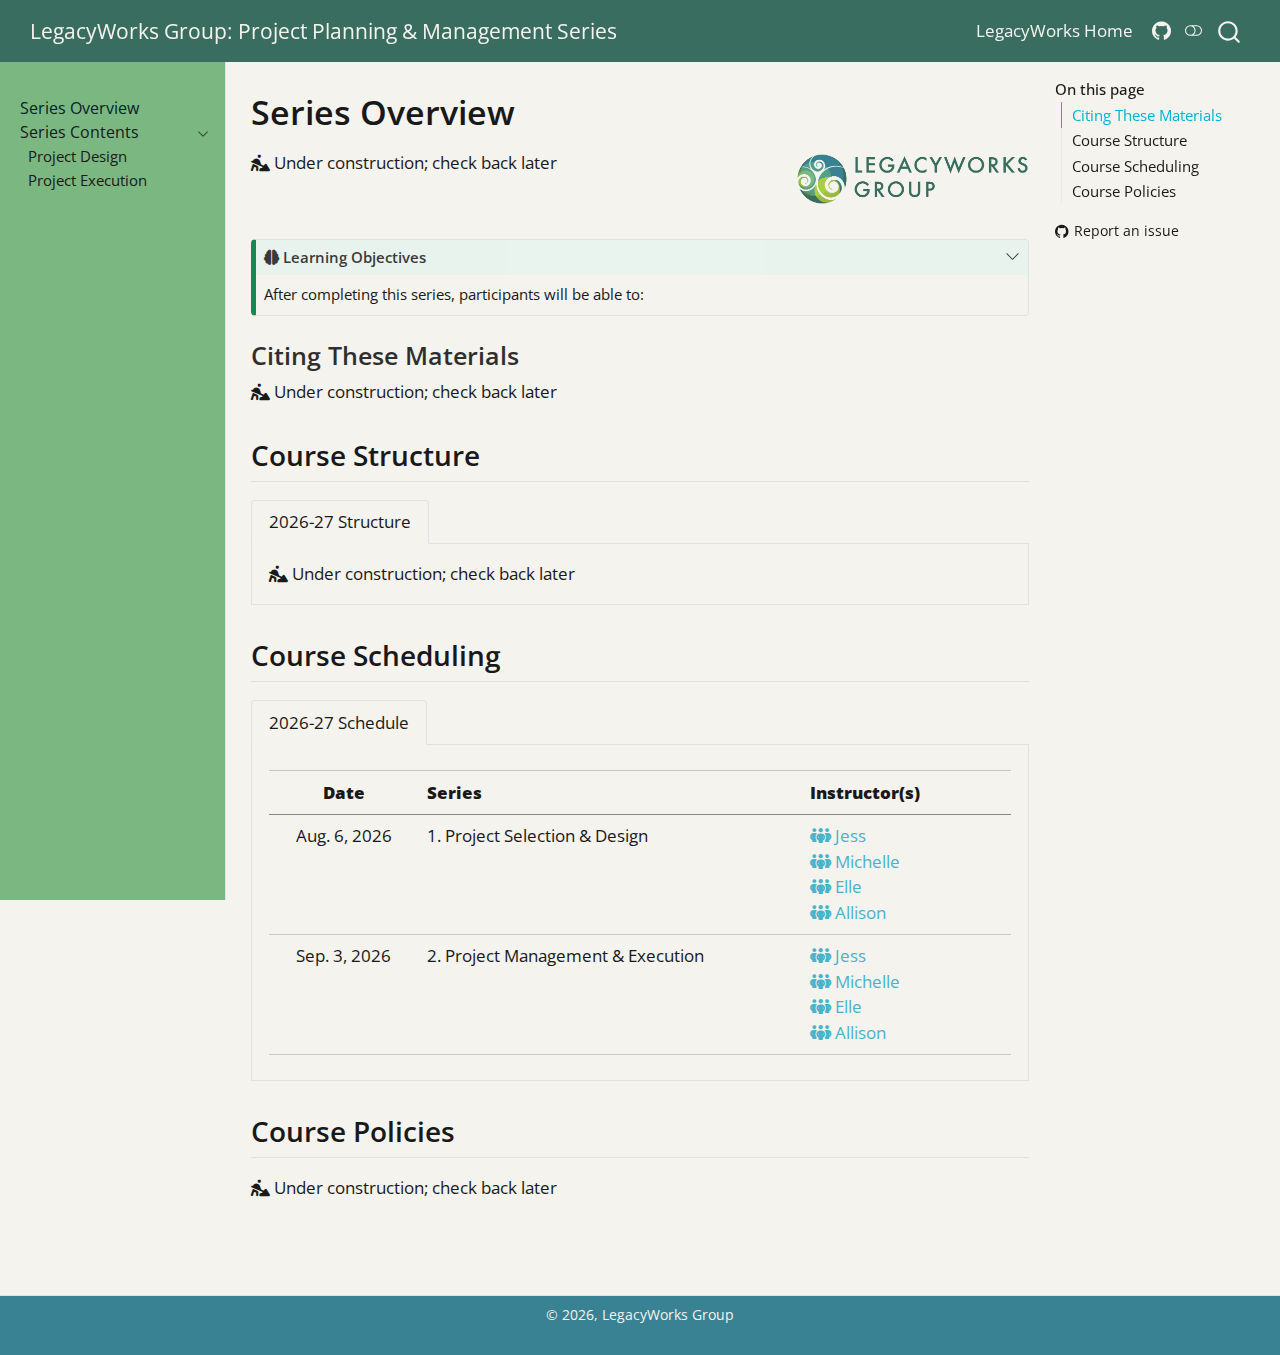
<file: index.html>
<!DOCTYPE html>
<html xmlns="http://www.w3.org/1999/xhtml" lang="en" xml:lang="en"><head>

<meta charset="utf-8">
<meta name="generator" content="quarto-1.8.27">

<meta name="viewport" content="width=device-width, initial-scale=1.0, user-scalable=yes">


<title>Series Overview – LegacyWorks Group: Project Planning &amp; Management Series</title>
<style>
code{white-space: pre-wrap;}
span.smallcaps{font-variant: small-caps;}
div.columns{display: flex; gap: min(4vw, 1.5em);}
div.column{flex: auto; overflow-x: auto;}
div.hanging-indent{margin-left: 1.5em; text-indent: -1.5em;}
ul.task-list{list-style: none;}
ul.task-list li input[type="checkbox"] {
  width: 0.8em;
  margin: 0 0.8em 0.2em -1em; /* quarto-specific, see https://github.com/quarto-dev/quarto-cli/issues/4556 */ 
  vertical-align: middle;
}
</style>


<script src="site_libs/quarto-nav/quarto-nav.js"></script>
<script src="site_libs/quarto-nav/headroom.min.js"></script>
<script src="site_libs/clipboard/clipboard.min.js"></script>
<script src="site_libs/quarto-search/autocomplete.umd.js"></script>
<script src="site_libs/quarto-search/fuse.min.js"></script>
<script src="site_libs/quarto-search/quarto-search.js"></script>
<meta name="quarto:offset" content="./">
<link href="./content/images/logo_lwg-circle.png" rel="icon" type="image/png">
<script src="site_libs/quarto-html/quarto.js" type="module"></script>
<script src="site_libs/quarto-html/tabsets/tabsets.js" type="module"></script>
<script src="site_libs/quarto-html/axe/axe-check.js" type="module"></script>
<script src="site_libs/quarto-html/popper.min.js"></script>
<script src="site_libs/quarto-html/tippy.umd.min.js"></script>
<script src="site_libs/quarto-html/anchor.min.js"></script>
<link href="site_libs/quarto-html/tippy.css" rel="stylesheet">
<link href="site_libs/quarto-html/quarto-syntax-highlighting-ed96de9b727972fe78a7b5d16c58bf87.css" rel="stylesheet" class="quarto-color-scheme" id="quarto-text-highlighting-styles">
<link href="site_libs/quarto-html/quarto-syntax-highlighting-dark-4d9afe2b8d18ee9fa5d0d57b5ed4214d.css" rel="stylesheet" class="quarto-color-scheme quarto-color-alternate" id="quarto-text-highlighting-styles">
<link href="site_libs/quarto-html/quarto-syntax-highlighting-ed96de9b727972fe78a7b5d16c58bf87.css" rel="stylesheet" class="quarto-color-scheme-extra" id="quarto-text-highlighting-styles">
<script src="site_libs/bootstrap/bootstrap.min.js"></script>
<link href="site_libs/bootstrap/bootstrap-icons.css" rel="stylesheet">
<link href="site_libs/bootstrap/bootstrap-6eb5f22a277a501bca7edeb905fa9801.min.css" rel="stylesheet" append-hash="true" class="quarto-color-scheme" id="quarto-bootstrap" data-mode="light">
<link href="site_libs/bootstrap/bootstrap-dark-3c1926e326ece6e09d76903ce28e0daa.min.css" rel="stylesheet" append-hash="true" class="quarto-color-scheme quarto-color-alternate" id="quarto-bootstrap" data-mode="dark">
<link href="site_libs/bootstrap/bootstrap-6eb5f22a277a501bca7edeb905fa9801.min.css" rel="stylesheet" append-hash="true" class="quarto-color-scheme-extra" id="quarto-bootstrap" data-mode="light">
<link href="site_libs/quarto-contrib/fontawesome6-6.7.2/all.min.css" rel="stylesheet">
<link href="site_libs/quarto-contrib/fontawesome6-6.7.2/latex-fontsize.css" rel="stylesheet">
<script id="quarto-search-options" type="application/json">{
  "location": "navbar",
  "copy-button": false,
  "collapse-after": 3,
  "panel-placement": "end",
  "type": "overlay",
  "limit": 50,
  "keyboard-shortcut": [
    "f",
    "/",
    "s"
  ],
  "show-item-context": false,
  "language": {
    "search-no-results-text": "No results",
    "search-matching-documents-text": "matching documents",
    "search-copy-link-title": "Copy link to search",
    "search-hide-matches-text": "Hide additional matches",
    "search-more-match-text": "more match in this document",
    "search-more-matches-text": "more matches in this document",
    "search-clear-button-title": "Clear",
    "search-text-placeholder": "",
    "search-detached-cancel-button-title": "Cancel",
    "search-submit-button-title": "Submit",
    "search-label": "Search"
  }
}</script>


</head>

<body class="nav-sidebar docked nav-fixed quarto-light"><script id="quarto-html-before-body" type="application/javascript">
    const toggleBodyColorMode = (bsSheetEl) => {
      const mode = bsSheetEl.getAttribute("data-mode");
      const bodyEl = window.document.querySelector("body");
      if (mode === "dark") {
        bodyEl.classList.add("quarto-dark");
        bodyEl.classList.remove("quarto-light");
      } else {
        bodyEl.classList.add("quarto-light");
        bodyEl.classList.remove("quarto-dark");
      }
    }
    const toggleBodyColorPrimary = () => {
      const bsSheetEl = window.document.querySelector("link#quarto-bootstrap:not([rel=disabled-stylesheet])");
      if (bsSheetEl) {
        toggleBodyColorMode(bsSheetEl);
      }
    }
    const setColorSchemeToggle = (alternate) => {
      const toggles = window.document.querySelectorAll('.quarto-color-scheme-toggle');
      for (let i=0; i < toggles.length; i++) {
        const toggle = toggles[i];
        if (toggle) {
          if (alternate) {
            toggle.classList.add("alternate");
          } else {
            toggle.classList.remove("alternate");
          }
        }
      }
    };
    const toggleColorMode = (alternate) => {
      // Switch the stylesheets
      const primaryStylesheets = window.document.querySelectorAll('link.quarto-color-scheme:not(.quarto-color-alternate)');
      const alternateStylesheets = window.document.querySelectorAll('link.quarto-color-scheme.quarto-color-alternate');
      manageTransitions('#quarto-margin-sidebar .nav-link', false);
      if (alternate) {
        // note: dark is layered on light, we don't disable primary!
        enableStylesheet(alternateStylesheets);
        for (const sheetNode of alternateStylesheets) {
          if (sheetNode.id === "quarto-bootstrap") {
            toggleBodyColorMode(sheetNode);
          }
        }
      } else {
        disableStylesheet(alternateStylesheets);
        enableStylesheet(primaryStylesheets)
        toggleBodyColorPrimary();
      }
      manageTransitions('#quarto-margin-sidebar .nav-link', true);
      // Switch the toggles
      setColorSchemeToggle(alternate)
      // Hack to workaround the fact that safari doesn't
      // properly recolor the scrollbar when toggling (#1455)
      if (navigator.userAgent.indexOf('Safari') > 0 && navigator.userAgent.indexOf('Chrome') == -1) {
        manageTransitions("body", false);
        window.scrollTo(0, 1);
        setTimeout(() => {
          window.scrollTo(0, 0);
          manageTransitions("body", true);
        }, 40);
      }
    }
    const disableStylesheet = (stylesheets) => {
      for (let i=0; i < stylesheets.length; i++) {
        const stylesheet = stylesheets[i];
        stylesheet.rel = 'disabled-stylesheet';
      }
    }
    const enableStylesheet = (stylesheets) => {
      for (let i=0; i < stylesheets.length; i++) {
        const stylesheet = stylesheets[i];
        if(stylesheet.rel !== 'stylesheet') { // for Chrome, which will still FOUC without this check
          stylesheet.rel = 'stylesheet';
        }
      }
    }
    const manageTransitions = (selector, allowTransitions) => {
      const els = window.document.querySelectorAll(selector);
      for (let i=0; i < els.length; i++) {
        const el = els[i];
        if (allowTransitions) {
          el.classList.remove('notransition');
        } else {
          el.classList.add('notransition');
        }
      }
    }
    const isFileUrl = () => {
      return window.location.protocol === 'file:';
    }
    const hasAlternateSentinel = () => {
      let styleSentinel = getColorSchemeSentinel();
      if (styleSentinel !== null) {
        return styleSentinel === "alternate";
      } else {
        return false;
      }
    }
    const setStyleSentinel = (alternate) => {
      const value = alternate ? "alternate" : "default";
      if (!isFileUrl()) {
        window.localStorage.setItem("quarto-color-scheme", value);
      } else {
        localAlternateSentinel = value;
      }
    }
    const getColorSchemeSentinel = () => {
      if (!isFileUrl()) {
        const storageValue = window.localStorage.getItem("quarto-color-scheme");
        return storageValue != null ? storageValue : localAlternateSentinel;
      } else {
        return localAlternateSentinel;
      }
    }
    const toggleGiscusIfUsed = (isAlternate, darkModeDefault) => {
      const baseTheme = document.querySelector('#giscus-base-theme')?.value ?? 'light';
      const alternateTheme = document.querySelector('#giscus-alt-theme')?.value ?? 'dark';
      let newTheme = '';
      if(authorPrefersDark) {
        newTheme = isAlternate ? baseTheme : alternateTheme;
      } else {
        newTheme = isAlternate ? alternateTheme : baseTheme;
      }
      const changeGiscusTheme = () => {
        // From: https://github.com/giscus/giscus/issues/336
        const sendMessage = (message) => {
          const iframe = document.querySelector('iframe.giscus-frame');
          if (!iframe) return;
          iframe.contentWindow.postMessage({ giscus: message }, 'https://giscus.app');
        }
        sendMessage({
          setConfig: {
            theme: newTheme
          }
        });
      }
      const isGiscussLoaded = window.document.querySelector('iframe.giscus-frame') !== null;
      if (isGiscussLoaded) {
        changeGiscusTheme();
      }
    };
    const authorPrefersDark = false;
    const darkModeDefault = authorPrefersDark;
      document.querySelector('link#quarto-text-highlighting-styles.quarto-color-scheme-extra').rel = 'disabled-stylesheet';
      document.querySelector('link#quarto-bootstrap.quarto-color-scheme-extra').rel = 'disabled-stylesheet';
    let localAlternateSentinel = darkModeDefault ? 'alternate' : 'default';
    // Dark / light mode switch
    window.quartoToggleColorScheme = () => {
      // Read the current dark / light value
      let toAlternate = !hasAlternateSentinel();
      toggleColorMode(toAlternate);
      setStyleSentinel(toAlternate);
      toggleGiscusIfUsed(toAlternate, darkModeDefault);
      window.dispatchEvent(new Event('resize'));
    };
    // Switch to dark mode if need be
    if (hasAlternateSentinel()) {
      toggleColorMode(true);
    } else {
      toggleColorMode(false);
    }
  </script>

<div id="quarto-search-results"></div>
  <header id="quarto-header" class="headroom fixed-top">
    <nav class="navbar navbar-expand-lg " data-bs-theme="dark">
      <div class="navbar-container container-fluid">
      <div class="navbar-brand-container mx-auto">
    <a class="navbar-brand" href="./index.html">
    <span class="navbar-title">LegacyWorks Group: Project Planning &amp; Management Series</span>
    </a>
  </div>
            <div id="quarto-search" class="" title="Search"></div>
          <button class="navbar-toggler" type="button" data-bs-toggle="collapse" data-bs-target="#navbarCollapse" aria-controls="navbarCollapse" role="menu" aria-expanded="false" aria-label="Toggle navigation" onclick="if (window.quartoToggleHeadroom) { window.quartoToggleHeadroom(); }">
  <span class="navbar-toggler-icon"></span>
</button>
          <div class="collapse navbar-collapse" id="navbarCollapse">
            <ul class="navbar-nav navbar-nav-scroll ms-auto">
  <li class="nav-item">
    <a class="nav-link" href="https://legacyworksgroup.com/"> 
<span class="menu-text">LegacyWorks Home</span></a>
  </li>  
  <li class="nav-item compact">
    <a class="nav-link" href="https://github.com/LegacyWorksGroup/proj-planning-mgt"> <i class="bi bi-github" role="img">
</i> 
<span class="menu-text"></span></a>
  </li>  
</ul>
          </div> <!-- /navcollapse -->
            <div class="quarto-navbar-tools">
  <a href="" class="quarto-color-scheme-toggle quarto-navigation-tool  px-1" onclick="window.quartoToggleColorScheme(); return false;" title="Toggle dark mode"><i class="bi"></i></a>
</div>
      </div> <!-- /container-fluid -->
    </nav>
  <nav class="quarto-secondary-nav">
    <div class="container-fluid d-flex">
      <button type="button" class="quarto-btn-toggle btn" data-bs-toggle="collapse" role="button" data-bs-target=".quarto-sidebar-collapse-item" aria-controls="quarto-sidebar" aria-expanded="false" aria-label="Toggle sidebar navigation" onclick="if (window.quartoToggleHeadroom) { window.quartoToggleHeadroom(); }">
        <i class="bi bi-layout-text-sidebar-reverse"></i>
      </button>
        <nav class="quarto-page-breadcrumbs" aria-label="breadcrumb"><ol class="breadcrumb"><li class="breadcrumb-item"><a href="./index.html">Series Overview</a></li></ol></nav>
        <a class="flex-grow-1" role="navigation" data-bs-toggle="collapse" data-bs-target=".quarto-sidebar-collapse-item" aria-controls="quarto-sidebar" aria-expanded="false" aria-label="Toggle sidebar navigation" onclick="if (window.quartoToggleHeadroom) { window.quartoToggleHeadroom(); }">      
        </a>
    </div>
  </nav>
</header>
<!-- content -->
<div id="quarto-content" class="quarto-container page-columns page-rows-contents page-layout-article page-navbar">
<!-- sidebar -->
  <nav id="quarto-sidebar" class="sidebar collapse collapse-horizontal quarto-sidebar-collapse-item sidebar-navigation docked overflow-auto">
    <div class="sidebar-menu-container"> 
    <ul class="list-unstyled mt-1">
        <li class="sidebar-item">
  <div class="sidebar-item-container"> 
  <a href="./index.html" class="sidebar-item-text sidebar-link active">
 <span class="menu-text">Series Overview</span></a>
  </div>
</li>
        <li class="sidebar-item sidebar-item-section">
      <div class="sidebar-item-container"> 
            <a class="sidebar-item-text sidebar-link text-start" data-bs-toggle="collapse" data-bs-target="#quarto-sidebar-section-1" role="navigation" aria-expanded="true">
 <span class="menu-text">Series Contents</span></a>
          <a class="sidebar-item-toggle text-start" data-bs-toggle="collapse" data-bs-target="#quarto-sidebar-section-1" role="navigation" aria-expanded="true" aria-label="Toggle section">
            <i class="bi bi-chevron-right ms-2"></i>
          </a> 
      </div>
      <ul id="quarto-sidebar-section-1" class="collapse list-unstyled sidebar-section depth1 show">  
          <li class="sidebar-item">
  <div class="sidebar-item-container"> 
  <a href="./content/project-design.html" class="sidebar-item-text sidebar-link">
 <span class="menu-text">Project Design</span></a>
  </div>
</li>
          <li class="sidebar-item">
  <div class="sidebar-item-container"> 
  <a href="./content/project-execution.html" class="sidebar-item-text sidebar-link">
 <span class="menu-text">Project Execution</span></a>
  </div>
</li>
      </ul>
  </li>
    </ul>
    </div>
</nav>
<div id="quarto-sidebar-glass" class="quarto-sidebar-collapse-item" data-bs-toggle="collapse" data-bs-target=".quarto-sidebar-collapse-item"></div>
<!-- margin-sidebar -->
    <div id="quarto-margin-sidebar" class="sidebar margin-sidebar">
        <nav id="TOC" role="doc-toc" class="toc-active">
    <h2 id="toc-title">On this page</h2>
   
  <ul>
  <li><a href="#citing-these-materials" id="toc-citing-these-materials" class="nav-link active" data-scroll-target="#citing-these-materials">Citing These Materials</a></li>
  <li><a href="#course-structure" id="toc-course-structure" class="nav-link" data-scroll-target="#course-structure">Course Structure</a></li>
  <li><a href="#course-scheduling" id="toc-course-scheduling" class="nav-link" data-scroll-target="#course-scheduling">Course Scheduling</a></li>
  <li><a href="#course-policies" id="toc-course-policies" class="nav-link" data-scroll-target="#course-policies">Course Policies</a></li>
  </ul>
<div class="toc-actions"><ul><li><a href="https://github.com/LegacyWorksGroup/proj-planning-mgt/issues/new" class="toc-action"><i class="bi bi-github"></i>Report an issue</a></li></ul></div></nav>
    </div>
<!-- main -->
<main class="content" id="quarto-document-content">


<header id="title-block-header" class="quarto-title-block default">
<div class="quarto-title">
<h1 class="title">Series Overview</h1>
</div>



<div class="quarto-title-meta">

    
  
    
  </div>
  


</header>


<p><img src="content/images/logo_lwg-long.png" alt="Logo for LegacyWorks Group" width="30%" align="right"></p>
<p><i class="fa-solid fa-person-digging" aria-label="person-digging"></i> Under construction; check back later</p>
<p><br></p>
<div class="callout callout-style-default callout-tip no-icon callout-titled">
<div class="callout-header d-flex align-content-center" data-bs-toggle="collapse" data-bs-target=".callout-1-contents" aria-controls="callout-1" aria-expanded="true" aria-label="Toggle callout">
<div class="callout-icon-container">
<i class="callout-icon no-icon"></i>
</div>
<div class="callout-title-container flex-fill">
<span class="screen-reader-only">Tip</span><i class="fa-solid fa-brain" aria-label="brain"></i> Learning Objectives
</div>
<div class="callout-btn-toggle d-inline-block border-0 py-1 ps-1 pe-0 float-end"><i class="callout-toggle"></i></div>
</div>
<div id="callout-1" class="callout-1-contents callout-collapse collapse show">
<div class="callout-body-container callout-body">
<p>After completing this series, participants will be able to:</p>
</div>
</div>
</div>
<section id="citing-these-materials" class="level3">
<h3 class="anchored" data-anchor-id="citing-these-materials">Citing These Materials</h3>
<p><i class="fa-solid fa-person-digging" aria-label="person-digging"></i> Under construction; check back later</p>
</section>
<section id="course-structure" class="level2">
<h2 class="anchored" data-anchor-id="course-structure">Course Structure</h2>
<div class="tabset-margin-container"></div><div class="panel-tabset">
<ul class="nav nav-tabs" role="tablist"><li class="nav-item" role="presentation"><a class="nav-link active" id="tabset-1-1-tab" data-bs-toggle="tab" data-bs-target="#tabset-1-1" role="tab" aria-controls="tabset-1-1" aria-selected="true" href="">2026-27 Structure</a></li></ul>
<div class="tab-content">
<div id="tabset-1-1" class="tab-pane active" role="tabpanel" aria-labelledby="tabset-1-1-tab">
<p><i class="fa-solid fa-person-digging" aria-label="person-digging"></i> Under construction; check back later</p>
</div>
</div>
</div>
</section>
<section id="course-scheduling" class="level2">
<h2 class="anchored" data-anchor-id="course-scheduling">Course Scheduling</h2>
<div class="tabset-margin-container"></div><div class="panel-tabset">
<ul class="nav nav-tabs" role="tablist"><li class="nav-item" role="presentation"><a class="nav-link active" id="tabset-2-1-tab" data-bs-toggle="tab" data-bs-target="#tabset-2-1" role="tab" aria-controls="tabset-2-1" aria-selected="true" href="">2026-27 Schedule</a></li></ul>
<div class="tab-content">
<div id="tabset-2-1" class="tab-pane active" role="tabpanel" aria-labelledby="tabset-2-1-tab">
<table class="caption-top table">
<colgroup>
<col style="width: 20%">
<col style="width: 51%">
<col style="width: 28%">
</colgroup>
<thead>
<tr class="header">
<th style="text-align: center;"><strong>Date</strong></th>
<th style="text-align: left;"><strong>Series</strong></th>
<th style="text-align: left;"><strong>Instructor(s)</strong></th>
</tr>
</thead>
<tbody>
<tr class="odd">
<td style="text-align: center;">Aug.&nbsp;6, 2026</td>
<td style="text-align: left;">1. Project Selection &amp; Design</td>
<td style="text-align: left;"><span style="color:#4AB2CB"><i class="fa-solid fa-people-group" aria-label="people-group"></i> Jess </span> <br> <span style="color:#4AB2CB"><i class="fa-solid fa-people-group" aria-label="people-group"></i> Michelle </span> <br> <span style="color:#4AB2CB"><i class="fa-solid fa-people-group" aria-label="people-group"></i> Elle </span> <br> <span style="color:#4AB2CB"><i class="fa-solid fa-people-group" aria-label="people-group"></i> Allison </span></td>
</tr>
<tr class="even">
<td style="text-align: center;">Sep.&nbsp;3, 2026</td>
<td style="text-align: left;">2. Project Management &amp; Execution</td>
<td style="text-align: left;"><span style="color:#4AB2CB"><i class="fa-solid fa-people-group" aria-label="people-group"></i> Jess </span> <br> <span style="color:#4AB2CB"><i class="fa-solid fa-people-group" aria-label="people-group"></i> Michelle </span> <br> <span style="color:#4AB2CB"><i class="fa-solid fa-people-group" aria-label="people-group"></i> Elle </span> <br> <span style="color:#4AB2CB"><i class="fa-solid fa-people-group" aria-label="people-group"></i> Allison </span></td>
</tr>
</tbody>
</table>
</div>
</div>
</div>
</section>
<section id="course-policies" class="level2">
<h2 class="anchored" data-anchor-id="course-policies">Course Policies</h2>
<p><i class="fa-solid fa-person-digging" aria-label="person-digging"></i> Under construction; check back later</p>


</section>

</main> <!-- /main -->
<script id="quarto-html-after-body" type="application/javascript">
  window.document.addEventListener("DOMContentLoaded", function (event) {
    // Ensure there is a toggle, if there isn't float one in the top right
    if (window.document.querySelector('.quarto-color-scheme-toggle') === null) {
      const a = window.document.createElement('a');
      a.classList.add('top-right');
      a.classList.add('quarto-color-scheme-toggle');
      a.href = "";
      a.onclick = function() { try { window.quartoToggleColorScheme(); } catch {} return false; };
      const i = window.document.createElement("i");
      i.classList.add('bi');
      a.appendChild(i);
      window.document.body.appendChild(a);
    }
    setColorSchemeToggle(hasAlternateSentinel())
    const icon = "";
    const anchorJS = new window.AnchorJS();
    anchorJS.options = {
      placement: 'right',
      icon: icon
    };
    anchorJS.add('.anchored');
    const isCodeAnnotation = (el) => {
      for (const clz of el.classList) {
        if (clz.startsWith('code-annotation-')) {                     
          return true;
        }
      }
      return false;
    }
    const onCopySuccess = function(e) {
      // button target
      const button = e.trigger;
      // don't keep focus
      button.blur();
      // flash "checked"
      button.classList.add('code-copy-button-checked');
      var currentTitle = button.getAttribute("title");
      button.setAttribute("title", "Copied!");
      let tooltip;
      if (window.bootstrap) {
        button.setAttribute("data-bs-toggle", "tooltip");
        button.setAttribute("data-bs-placement", "left");
        button.setAttribute("data-bs-title", "Copied!");
        tooltip = new bootstrap.Tooltip(button, 
          { trigger: "manual", 
            customClass: "code-copy-button-tooltip",
            offset: [0, -8]});
        tooltip.show();    
      }
      setTimeout(function() {
        if (tooltip) {
          tooltip.hide();
          button.removeAttribute("data-bs-title");
          button.removeAttribute("data-bs-toggle");
          button.removeAttribute("data-bs-placement");
        }
        button.setAttribute("title", currentTitle);
        button.classList.remove('code-copy-button-checked');
      }, 1000);
      // clear code selection
      e.clearSelection();
    }
    const getTextToCopy = function(trigger) {
      const outerScaffold = trigger.parentElement.cloneNode(true);
      const codeEl = outerScaffold.querySelector('code');
      for (const childEl of codeEl.children) {
        if (isCodeAnnotation(childEl)) {
          childEl.remove();
        }
      }
      return codeEl.innerText;
    }
    const clipboard = new window.ClipboardJS('.code-copy-button:not([data-in-quarto-modal])', {
      text: getTextToCopy
    });
    clipboard.on('success', onCopySuccess);
    if (window.document.getElementById('quarto-embedded-source-code-modal')) {
      const clipboardModal = new window.ClipboardJS('.code-copy-button[data-in-quarto-modal]', {
        text: getTextToCopy,
        container: window.document.getElementById('quarto-embedded-source-code-modal')
      });
      clipboardModal.on('success', onCopySuccess);
    }
      var localhostRegex = new RegExp(/^(?:http|https):\/\/localhost\:?[0-9]*\//);
      var mailtoRegex = new RegExp(/^mailto:/);
        var filterRegex = new RegExp("https:\/\/LegacyWorksGroup\.github\.io\/proj-planning-mgt\/");
      var isInternal = (href) => {
          return filterRegex.test(href) || localhostRegex.test(href) || mailtoRegex.test(href);
      }
      // Inspect non-navigation links and adorn them if external
     var links = window.document.querySelectorAll('a[href]:not(.nav-link):not(.navbar-brand):not(.toc-action):not(.sidebar-link):not(.sidebar-item-toggle):not(.pagination-link):not(.no-external):not([aria-hidden]):not(.dropdown-item):not(.quarto-navigation-tool):not(.about-link)');
      for (var i=0; i<links.length; i++) {
        const link = links[i];
        if (!isInternal(link.href)) {
          // undo the damage that might have been done by quarto-nav.js in the case of
          // links that we want to consider external
          if (link.dataset.originalHref !== undefined) {
            link.href = link.dataset.originalHref;
          }
            // target, if specified
            link.setAttribute("target", "_blank");
            if (link.getAttribute("rel") === null) {
              link.setAttribute("rel", "noopener");
            }
        }
      }
    function tippyHover(el, contentFn, onTriggerFn, onUntriggerFn) {
      const config = {
        allowHTML: true,
        maxWidth: 500,
        delay: 100,
        arrow: false,
        appendTo: function(el) {
            return el.parentElement;
        },
        interactive: true,
        interactiveBorder: 10,
        theme: 'quarto',
        placement: 'bottom-start',
      };
      if (contentFn) {
        config.content = contentFn;
      }
      if (onTriggerFn) {
        config.onTrigger = onTriggerFn;
      }
      if (onUntriggerFn) {
        config.onUntrigger = onUntriggerFn;
      }
      window.tippy(el, config); 
    }
    const noterefs = window.document.querySelectorAll('a[role="doc-noteref"]');
    for (var i=0; i<noterefs.length; i++) {
      const ref = noterefs[i];
      tippyHover(ref, function() {
        // use id or data attribute instead here
        let href = ref.getAttribute('data-footnote-href') || ref.getAttribute('href');
        try { href = new URL(href).hash; } catch {}
        const id = href.replace(/^#\/?/, "");
        const note = window.document.getElementById(id);
        if (note) {
          return note.innerHTML;
        } else {
          return "";
        }
      });
    }
    const xrefs = window.document.querySelectorAll('a.quarto-xref');
    const processXRef = (id, note) => {
      // Strip column container classes
      const stripColumnClz = (el) => {
        el.classList.remove("page-full", "page-columns");
        if (el.children) {
          for (const child of el.children) {
            stripColumnClz(child);
          }
        }
      }
      stripColumnClz(note)
      if (id === null || id.startsWith('sec-')) {
        // Special case sections, only their first couple elements
        const container = document.createElement("div");
        if (note.children && note.children.length > 2) {
          container.appendChild(note.children[0].cloneNode(true));
          for (let i = 1; i < note.children.length; i++) {
            const child = note.children[i];
            if (child.tagName === "P" && child.innerText === "") {
              continue;
            } else {
              container.appendChild(child.cloneNode(true));
              break;
            }
          }
          if (window.Quarto?.typesetMath) {
            window.Quarto.typesetMath(container);
          }
          return container.innerHTML
        } else {
          if (window.Quarto?.typesetMath) {
            window.Quarto.typesetMath(note);
          }
          return note.innerHTML;
        }
      } else {
        // Remove any anchor links if they are present
        const anchorLink = note.querySelector('a.anchorjs-link');
        if (anchorLink) {
          anchorLink.remove();
        }
        if (window.Quarto?.typesetMath) {
          window.Quarto.typesetMath(note);
        }
        if (note.classList.contains("callout")) {
          return note.outerHTML;
        } else {
          return note.innerHTML;
        }
      }
    }
    for (var i=0; i<xrefs.length; i++) {
      const xref = xrefs[i];
      tippyHover(xref, undefined, function(instance) {
        instance.disable();
        let url = xref.getAttribute('href');
        let hash = undefined; 
        if (url.startsWith('#')) {
          hash = url;
        } else {
          try { hash = new URL(url).hash; } catch {}
        }
        if (hash) {
          const id = hash.replace(/^#\/?/, "");
          const note = window.document.getElementById(id);
          if (note !== null) {
            try {
              const html = processXRef(id, note.cloneNode(true));
              instance.setContent(html);
            } finally {
              instance.enable();
              instance.show();
            }
          } else {
            // See if we can fetch this
            fetch(url.split('#')[0])
            .then(res => res.text())
            .then(html => {
              const parser = new DOMParser();
              const htmlDoc = parser.parseFromString(html, "text/html");
              const note = htmlDoc.getElementById(id);
              if (note !== null) {
                const html = processXRef(id, note);
                instance.setContent(html);
              } 
            }).finally(() => {
              instance.enable();
              instance.show();
            });
          }
        } else {
          // See if we can fetch a full url (with no hash to target)
          // This is a special case and we should probably do some content thinning / targeting
          fetch(url)
          .then(res => res.text())
          .then(html => {
            const parser = new DOMParser();
            const htmlDoc = parser.parseFromString(html, "text/html");
            const note = htmlDoc.querySelector('main.content');
            if (note !== null) {
              // This should only happen for chapter cross references
              // (since there is no id in the URL)
              // remove the first header
              if (note.children.length > 0 && note.children[0].tagName === "HEADER") {
                note.children[0].remove();
              }
              const html = processXRef(null, note);
              instance.setContent(html);
            } 
          }).finally(() => {
            instance.enable();
            instance.show();
          });
        }
      }, function(instance) {
      });
    }
        let selectedAnnoteEl;
        const selectorForAnnotation = ( cell, annotation) => {
          let cellAttr = 'data-code-cell="' + cell + '"';
          let lineAttr = 'data-code-annotation="' +  annotation + '"';
          const selector = 'span[' + cellAttr + '][' + lineAttr + ']';
          return selector;
        }
        const selectCodeLines = (annoteEl) => {
          const doc = window.document;
          const targetCell = annoteEl.getAttribute("data-target-cell");
          const targetAnnotation = annoteEl.getAttribute("data-target-annotation");
          const annoteSpan = window.document.querySelector(selectorForAnnotation(targetCell, targetAnnotation));
          const lines = annoteSpan.getAttribute("data-code-lines").split(",");
          const lineIds = lines.map((line) => {
            return targetCell + "-" + line;
          })
          let top = null;
          let height = null;
          let parent = null;
          if (lineIds.length > 0) {
              //compute the position of the single el (top and bottom and make a div)
              const el = window.document.getElementById(lineIds[0]);
              top = el.offsetTop;
              height = el.offsetHeight;
              parent = el.parentElement.parentElement;
            if (lineIds.length > 1) {
              const lastEl = window.document.getElementById(lineIds[lineIds.length - 1]);
              const bottom = lastEl.offsetTop + lastEl.offsetHeight;
              height = bottom - top;
            }
            if (top !== null && height !== null && parent !== null) {
              // cook up a div (if necessary) and position it 
              let div = window.document.getElementById("code-annotation-line-highlight");
              if (div === null) {
                div = window.document.createElement("div");
                div.setAttribute("id", "code-annotation-line-highlight");
                div.style.position = 'absolute';
                parent.appendChild(div);
              }
              div.style.top = top - 2 + "px";
              div.style.height = height + 4 + "px";
              div.style.left = 0;
              let gutterDiv = window.document.getElementById("code-annotation-line-highlight-gutter");
              if (gutterDiv === null) {
                gutterDiv = window.document.createElement("div");
                gutterDiv.setAttribute("id", "code-annotation-line-highlight-gutter");
                gutterDiv.style.position = 'absolute';
                const codeCell = window.document.getElementById(targetCell);
                const gutter = codeCell.querySelector('.code-annotation-gutter');
                gutter.appendChild(gutterDiv);
              }
              gutterDiv.style.top = top - 2 + "px";
              gutterDiv.style.height = height + 4 + "px";
            }
            selectedAnnoteEl = annoteEl;
          }
        };
        const unselectCodeLines = () => {
          const elementsIds = ["code-annotation-line-highlight", "code-annotation-line-highlight-gutter"];
          elementsIds.forEach((elId) => {
            const div = window.document.getElementById(elId);
            if (div) {
              div.remove();
            }
          });
          selectedAnnoteEl = undefined;
        };
          // Handle positioning of the toggle
      window.addEventListener(
        "resize",
        throttle(() => {
          elRect = undefined;
          if (selectedAnnoteEl) {
            selectCodeLines(selectedAnnoteEl);
          }
        }, 10)
      );
      function throttle(fn, ms) {
      let throttle = false;
      let timer;
        return (...args) => {
          if(!throttle) { // first call gets through
              fn.apply(this, args);
              throttle = true;
          } else { // all the others get throttled
              if(timer) clearTimeout(timer); // cancel #2
              timer = setTimeout(() => {
                fn.apply(this, args);
                timer = throttle = false;
              }, ms);
          }
        };
      }
        // Attach click handler to the DT
        const annoteDls = window.document.querySelectorAll('dt[data-target-cell]');
        for (const annoteDlNode of annoteDls) {
          annoteDlNode.addEventListener('click', (event) => {
            const clickedEl = event.target;
            if (clickedEl !== selectedAnnoteEl) {
              unselectCodeLines();
              const activeEl = window.document.querySelector('dt[data-target-cell].code-annotation-active');
              if (activeEl) {
                activeEl.classList.remove('code-annotation-active');
              }
              selectCodeLines(clickedEl);
              clickedEl.classList.add('code-annotation-active');
            } else {
              // Unselect the line
              unselectCodeLines();
              clickedEl.classList.remove('code-annotation-active');
            }
          });
        }
    const findCites = (el) => {
      const parentEl = el.parentElement;
      if (parentEl) {
        const cites = parentEl.dataset.cites;
        if (cites) {
          return {
            el,
            cites: cites.split(' ')
          };
        } else {
          return findCites(el.parentElement)
        }
      } else {
        return undefined;
      }
    };
    var bibliorefs = window.document.querySelectorAll('a[role="doc-biblioref"]');
    for (var i=0; i<bibliorefs.length; i++) {
      const ref = bibliorefs[i];
      const citeInfo = findCites(ref);
      if (citeInfo) {
        tippyHover(citeInfo.el, function() {
          var popup = window.document.createElement('div');
          citeInfo.cites.forEach(function(cite) {
            var citeDiv = window.document.createElement('div');
            citeDiv.classList.add('hanging-indent');
            citeDiv.classList.add('csl-entry');
            var biblioDiv = window.document.getElementById('ref-' + cite);
            if (biblioDiv) {
              citeDiv.innerHTML = biblioDiv.innerHTML;
            }
            popup.appendChild(citeDiv);
          });
          return popup.innerHTML;
        });
      }
    }
  });
  </script>
</div> <!-- /content -->
<footer class="footer">
  <div class="nav-footer">
    <div class="nav-footer-left">
      &nbsp;
    </div>   
    <div class="nav-footer-center">
<p>© 2026, LegacyWorks Group</p>
<div class="toc-actions d-sm-block d-md-none"><ul><li><a href="https://github.com/LegacyWorksGroup/proj-planning-mgt/issues/new" class="toc-action"><i class="bi bi-github"></i>Report an issue</a></li></ul></div></div>
    <div class="nav-footer-right">
      &nbsp;
    </div>
  </div>
</footer>




</body></html>
</file>
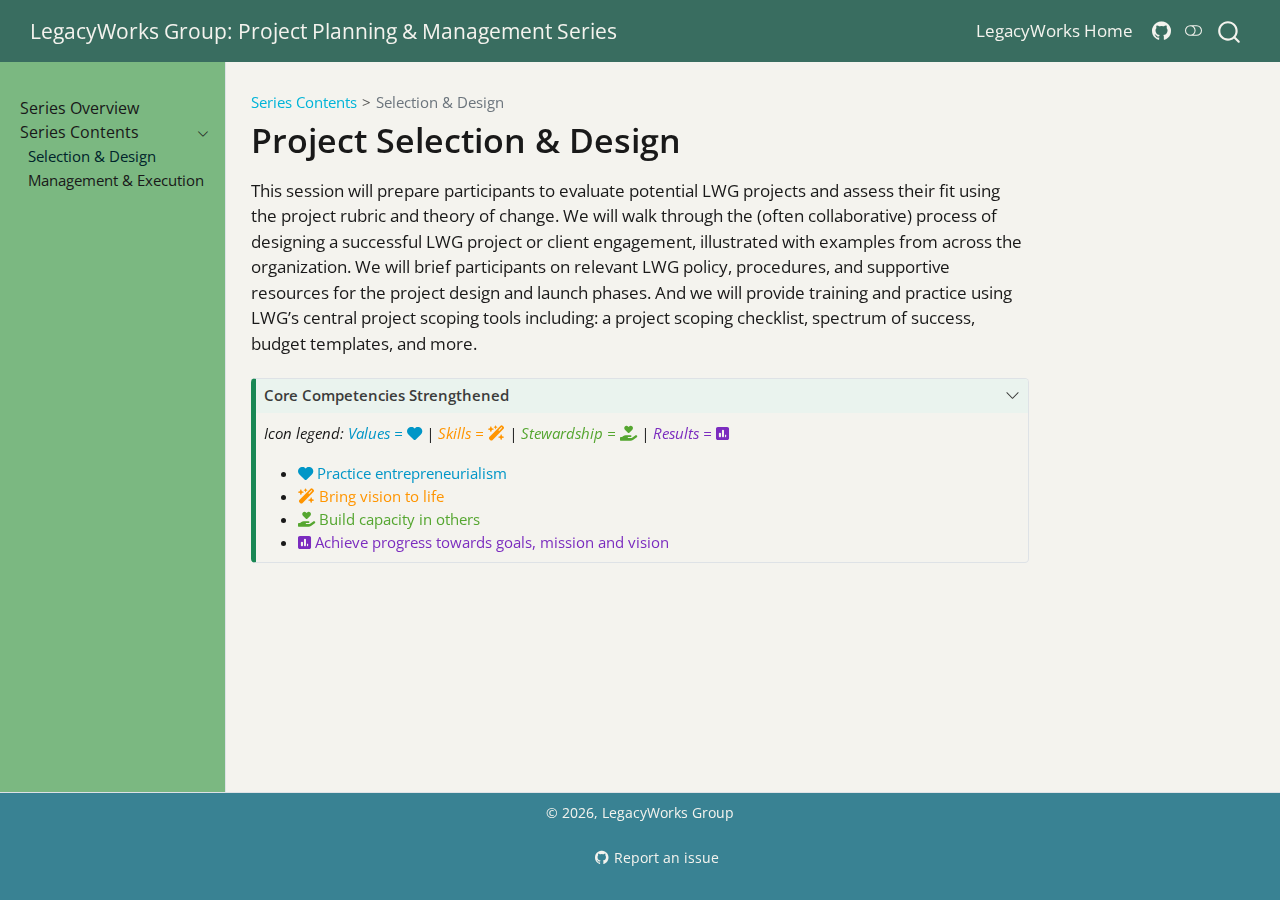
<file: content/project-design.html>
<!DOCTYPE html>
<html xmlns="http://www.w3.org/1999/xhtml" lang="en" xml:lang="en"><head>

<meta charset="utf-8">
<meta name="generator" content="quarto-1.8.27">

<meta name="viewport" content="width=device-width, initial-scale=1.0, user-scalable=yes">


<title>Project Selection &amp; Design – LegacyWorks Group: Project Planning &amp; Management Series</title>
<style>
code{white-space: pre-wrap;}
span.smallcaps{font-variant: small-caps;}
div.columns{display: flex; gap: min(4vw, 1.5em);}
div.column{flex: auto; overflow-x: auto;}
div.hanging-indent{margin-left: 1.5em; text-indent: -1.5em;}
ul.task-list{list-style: none;}
ul.task-list li input[type="checkbox"] {
  width: 0.8em;
  margin: 0 0.8em 0.2em -1em; /* quarto-specific, see https://github.com/quarto-dev/quarto-cli/issues/4556 */ 
  vertical-align: middle;
}
</style>


<script src="../site_libs/quarto-nav/quarto-nav.js"></script>
<script src="../site_libs/quarto-nav/headroom.min.js"></script>
<script src="../site_libs/clipboard/clipboard.min.js"></script>
<script src="../site_libs/quarto-search/autocomplete.umd.js"></script>
<script src="../site_libs/quarto-search/fuse.min.js"></script>
<script src="../site_libs/quarto-search/quarto-search.js"></script>
<meta name="quarto:offset" content="../">
<link href="../content/images/logo_lwg-circle.png" rel="icon" type="image/png">
<script src="../site_libs/quarto-html/quarto.js" type="module"></script>
<script src="../site_libs/quarto-html/tabsets/tabsets.js" type="module"></script>
<script src="../site_libs/quarto-html/axe/axe-check.js" type="module"></script>
<script src="../site_libs/quarto-html/popper.min.js"></script>
<script src="../site_libs/quarto-html/tippy.umd.min.js"></script>
<script src="../site_libs/quarto-html/anchor.min.js"></script>
<link href="../site_libs/quarto-html/tippy.css" rel="stylesheet">
<link href="../site_libs/quarto-html/quarto-syntax-highlighting-ed96de9b727972fe78a7b5d16c58bf87.css" rel="stylesheet" class="quarto-color-scheme" id="quarto-text-highlighting-styles">
<link href="../site_libs/quarto-html/quarto-syntax-highlighting-dark-4d9afe2b8d18ee9fa5d0d57b5ed4214d.css" rel="stylesheet" class="quarto-color-scheme quarto-color-alternate" id="quarto-text-highlighting-styles">
<link href="../site_libs/quarto-html/quarto-syntax-highlighting-ed96de9b727972fe78a7b5d16c58bf87.css" rel="stylesheet" class="quarto-color-scheme-extra" id="quarto-text-highlighting-styles">
<script src="../site_libs/bootstrap/bootstrap.min.js"></script>
<link href="../site_libs/bootstrap/bootstrap-icons.css" rel="stylesheet">
<link href="../site_libs/bootstrap/bootstrap-6eb5f22a277a501bca7edeb905fa9801.min.css" rel="stylesheet" append-hash="true" class="quarto-color-scheme" id="quarto-bootstrap" data-mode="light">
<link href="../site_libs/bootstrap/bootstrap-dark-3c1926e326ece6e09d76903ce28e0daa.min.css" rel="stylesheet" append-hash="true" class="quarto-color-scheme quarto-color-alternate" id="quarto-bootstrap" data-mode="dark">
<link href="../site_libs/bootstrap/bootstrap-6eb5f22a277a501bca7edeb905fa9801.min.css" rel="stylesheet" append-hash="true" class="quarto-color-scheme-extra" id="quarto-bootstrap" data-mode="light">
<link href="../site_libs/quarto-contrib/fontawesome6-6.7.2/all.min.css" rel="stylesheet">
<link href="../site_libs/quarto-contrib/fontawesome6-6.7.2/latex-fontsize.css" rel="stylesheet">
<script id="quarto-search-options" type="application/json">{
  "location": "navbar",
  "copy-button": false,
  "collapse-after": 3,
  "panel-placement": "end",
  "type": "overlay",
  "limit": 50,
  "keyboard-shortcut": [
    "f",
    "/",
    "s"
  ],
  "show-item-context": false,
  "language": {
    "search-no-results-text": "No results",
    "search-matching-documents-text": "matching documents",
    "search-copy-link-title": "Copy link to search",
    "search-hide-matches-text": "Hide additional matches",
    "search-more-match-text": "more match in this document",
    "search-more-matches-text": "more matches in this document",
    "search-clear-button-title": "Clear",
    "search-text-placeholder": "",
    "search-detached-cancel-button-title": "Cancel",
    "search-submit-button-title": "Submit",
    "search-label": "Search"
  }
}</script>


</head>

<body class="nav-sidebar docked nav-fixed quarto-light"><script id="quarto-html-before-body" type="application/javascript">
    const toggleBodyColorMode = (bsSheetEl) => {
      const mode = bsSheetEl.getAttribute("data-mode");
      const bodyEl = window.document.querySelector("body");
      if (mode === "dark") {
        bodyEl.classList.add("quarto-dark");
        bodyEl.classList.remove("quarto-light");
      } else {
        bodyEl.classList.add("quarto-light");
        bodyEl.classList.remove("quarto-dark");
      }
    }
    const toggleBodyColorPrimary = () => {
      const bsSheetEl = window.document.querySelector("link#quarto-bootstrap:not([rel=disabled-stylesheet])");
      if (bsSheetEl) {
        toggleBodyColorMode(bsSheetEl);
      }
    }
    const setColorSchemeToggle = (alternate) => {
      const toggles = window.document.querySelectorAll('.quarto-color-scheme-toggle');
      for (let i=0; i < toggles.length; i++) {
        const toggle = toggles[i];
        if (toggle) {
          if (alternate) {
            toggle.classList.add("alternate");
          } else {
            toggle.classList.remove("alternate");
          }
        }
      }
    };
    const toggleColorMode = (alternate) => {
      // Switch the stylesheets
      const primaryStylesheets = window.document.querySelectorAll('link.quarto-color-scheme:not(.quarto-color-alternate)');
      const alternateStylesheets = window.document.querySelectorAll('link.quarto-color-scheme.quarto-color-alternate');
      manageTransitions('#quarto-margin-sidebar .nav-link', false);
      if (alternate) {
        // note: dark is layered on light, we don't disable primary!
        enableStylesheet(alternateStylesheets);
        for (const sheetNode of alternateStylesheets) {
          if (sheetNode.id === "quarto-bootstrap") {
            toggleBodyColorMode(sheetNode);
          }
        }
      } else {
        disableStylesheet(alternateStylesheets);
        enableStylesheet(primaryStylesheets)
        toggleBodyColorPrimary();
      }
      manageTransitions('#quarto-margin-sidebar .nav-link', true);
      // Switch the toggles
      setColorSchemeToggle(alternate)
      // Hack to workaround the fact that safari doesn't
      // properly recolor the scrollbar when toggling (#1455)
      if (navigator.userAgent.indexOf('Safari') > 0 && navigator.userAgent.indexOf('Chrome') == -1) {
        manageTransitions("body", false);
        window.scrollTo(0, 1);
        setTimeout(() => {
          window.scrollTo(0, 0);
          manageTransitions("body", true);
        }, 40);
      }
    }
    const disableStylesheet = (stylesheets) => {
      for (let i=0; i < stylesheets.length; i++) {
        const stylesheet = stylesheets[i];
        stylesheet.rel = 'disabled-stylesheet';
      }
    }
    const enableStylesheet = (stylesheets) => {
      for (let i=0; i < stylesheets.length; i++) {
        const stylesheet = stylesheets[i];
        if(stylesheet.rel !== 'stylesheet') { // for Chrome, which will still FOUC without this check
          stylesheet.rel = 'stylesheet';
        }
      }
    }
    const manageTransitions = (selector, allowTransitions) => {
      const els = window.document.querySelectorAll(selector);
      for (let i=0; i < els.length; i++) {
        const el = els[i];
        if (allowTransitions) {
          el.classList.remove('notransition');
        } else {
          el.classList.add('notransition');
        }
      }
    }
    const isFileUrl = () => {
      return window.location.protocol === 'file:';
    }
    const hasAlternateSentinel = () => {
      let styleSentinel = getColorSchemeSentinel();
      if (styleSentinel !== null) {
        return styleSentinel === "alternate";
      } else {
        return false;
      }
    }
    const setStyleSentinel = (alternate) => {
      const value = alternate ? "alternate" : "default";
      if (!isFileUrl()) {
        window.localStorage.setItem("quarto-color-scheme", value);
      } else {
        localAlternateSentinel = value;
      }
    }
    const getColorSchemeSentinel = () => {
      if (!isFileUrl()) {
        const storageValue = window.localStorage.getItem("quarto-color-scheme");
        return storageValue != null ? storageValue : localAlternateSentinel;
      } else {
        return localAlternateSentinel;
      }
    }
    const toggleGiscusIfUsed = (isAlternate, darkModeDefault) => {
      const baseTheme = document.querySelector('#giscus-base-theme')?.value ?? 'light';
      const alternateTheme = document.querySelector('#giscus-alt-theme')?.value ?? 'dark';
      let newTheme = '';
      if(authorPrefersDark) {
        newTheme = isAlternate ? baseTheme : alternateTheme;
      } else {
        newTheme = isAlternate ? alternateTheme : baseTheme;
      }
      const changeGiscusTheme = () => {
        // From: https://github.com/giscus/giscus/issues/336
        const sendMessage = (message) => {
          const iframe = document.querySelector('iframe.giscus-frame');
          if (!iframe) return;
          iframe.contentWindow.postMessage({ giscus: message }, 'https://giscus.app');
        }
        sendMessage({
          setConfig: {
            theme: newTheme
          }
        });
      }
      const isGiscussLoaded = window.document.querySelector('iframe.giscus-frame') !== null;
      if (isGiscussLoaded) {
        changeGiscusTheme();
      }
    };
    const authorPrefersDark = false;
    const darkModeDefault = authorPrefersDark;
      document.querySelector('link#quarto-text-highlighting-styles.quarto-color-scheme-extra').rel = 'disabled-stylesheet';
      document.querySelector('link#quarto-bootstrap.quarto-color-scheme-extra').rel = 'disabled-stylesheet';
    let localAlternateSentinel = darkModeDefault ? 'alternate' : 'default';
    // Dark / light mode switch
    window.quartoToggleColorScheme = () => {
      // Read the current dark / light value
      let toAlternate = !hasAlternateSentinel();
      toggleColorMode(toAlternate);
      setStyleSentinel(toAlternate);
      toggleGiscusIfUsed(toAlternate, darkModeDefault);
      window.dispatchEvent(new Event('resize'));
    };
    // Switch to dark mode if need be
    if (hasAlternateSentinel()) {
      toggleColorMode(true);
    } else {
      toggleColorMode(false);
    }
  </script>

<div id="quarto-search-results"></div>
  <header id="quarto-header" class="headroom fixed-top">
    <nav class="navbar navbar-expand-lg " data-bs-theme="dark">
      <div class="navbar-container container-fluid">
      <div class="navbar-brand-container mx-auto">
    <a class="navbar-brand" href="../index.html">
    <span class="navbar-title">LegacyWorks Group: Project Planning &amp; Management Series</span>
    </a>
  </div>
            <div id="quarto-search" class="" title="Search"></div>
          <button class="navbar-toggler" type="button" data-bs-toggle="collapse" data-bs-target="#navbarCollapse" aria-controls="navbarCollapse" role="menu" aria-expanded="false" aria-label="Toggle navigation" onclick="if (window.quartoToggleHeadroom) { window.quartoToggleHeadroom(); }">
  <span class="navbar-toggler-icon"></span>
</button>
          <div class="collapse navbar-collapse" id="navbarCollapse">
            <ul class="navbar-nav navbar-nav-scroll ms-auto">
  <li class="nav-item">
    <a class="nav-link" href="https://legacyworksgroup.com/"> 
<span class="menu-text">LegacyWorks Home</span></a>
  </li>  
  <li class="nav-item compact">
    <a class="nav-link" href="https://github.com/LegacyWorksGroup/proj-planning-mgt"> <i class="bi bi-github" role="img">
</i> 
<span class="menu-text"></span></a>
  </li>  
</ul>
          </div> <!-- /navcollapse -->
            <div class="quarto-navbar-tools">
  <a href="" class="quarto-color-scheme-toggle quarto-navigation-tool  px-1" onclick="window.quartoToggleColorScheme(); return false;" title="Toggle dark mode"><i class="bi"></i></a>
</div>
      </div> <!-- /container-fluid -->
    </nav>
  <nav class="quarto-secondary-nav">
    <div class="container-fluid d-flex">
      <button type="button" class="quarto-btn-toggle btn" data-bs-toggle="collapse" role="button" data-bs-target=".quarto-sidebar-collapse-item" aria-controls="quarto-sidebar" aria-expanded="false" aria-label="Toggle sidebar navigation" onclick="if (window.quartoToggleHeadroom) { window.quartoToggleHeadroom(); }">
        <i class="bi bi-layout-text-sidebar-reverse"></i>
      </button>
        <nav class="quarto-page-breadcrumbs" aria-label="breadcrumb"><ol class="breadcrumb"><li class="breadcrumb-item"><a href="../content/project-design.html">Series Contents</a></li><li class="breadcrumb-item"><a href="../content/project-design.html">Selection &amp; Design</a></li></ol></nav>
        <a class="flex-grow-1" role="navigation" data-bs-toggle="collapse" data-bs-target=".quarto-sidebar-collapse-item" aria-controls="quarto-sidebar" aria-expanded="false" aria-label="Toggle sidebar navigation" onclick="if (window.quartoToggleHeadroom) { window.quartoToggleHeadroom(); }">      
        </a>
    </div>
  </nav>
</header>
<!-- content -->
<div id="quarto-content" class="quarto-container page-columns page-rows-contents page-layout-article page-navbar">
<!-- sidebar -->
  <nav id="quarto-sidebar" class="sidebar collapse collapse-horizontal quarto-sidebar-collapse-item sidebar-navigation docked overflow-auto">
    <div class="sidebar-menu-container"> 
    <ul class="list-unstyled mt-1">
        <li class="sidebar-item">
  <div class="sidebar-item-container"> 
  <a href="../index.html" class="sidebar-item-text sidebar-link">
 <span class="menu-text">Series Overview</span></a>
  </div>
</li>
        <li class="sidebar-item sidebar-item-section">
      <div class="sidebar-item-container"> 
            <a class="sidebar-item-text sidebar-link text-start" data-bs-toggle="collapse" data-bs-target="#quarto-sidebar-section-1" role="navigation" aria-expanded="true">
 <span class="menu-text">Series Contents</span></a>
          <a class="sidebar-item-toggle text-start" data-bs-toggle="collapse" data-bs-target="#quarto-sidebar-section-1" role="navigation" aria-expanded="true" aria-label="Toggle section">
            <i class="bi bi-chevron-right ms-2"></i>
          </a> 
      </div>
      <ul id="quarto-sidebar-section-1" class="collapse list-unstyled sidebar-section depth1 show">  
          <li class="sidebar-item">
  <div class="sidebar-item-container"> 
  <a href="../content/project-design.html" class="sidebar-item-text sidebar-link active">
 <span class="menu-text">Selection &amp; Design</span></a>
  </div>
</li>
          <li class="sidebar-item">
  <div class="sidebar-item-container"> 
  <a href="../content/project-execution.html" class="sidebar-item-text sidebar-link">
 <span class="menu-text">Management &amp; Execution</span></a>
  </div>
</li>
      </ul>
  </li>
    </ul>
    </div>
</nav>
<div id="quarto-sidebar-glass" class="quarto-sidebar-collapse-item" data-bs-toggle="collapse" data-bs-target=".quarto-sidebar-collapse-item"></div>
<!-- margin-sidebar -->
    <div id="quarto-margin-sidebar" class="sidebar margin-sidebar zindex-bottom">
        
    </div>
<!-- main -->
<main class="content" id="quarto-document-content">


<header id="title-block-header" class="quarto-title-block default"><nav class="quarto-page-breadcrumbs quarto-title-breadcrumbs d-none d-lg-block" aria-label="breadcrumb"><ol class="breadcrumb"><li class="breadcrumb-item"><a href="../content/project-design.html">Series Contents</a></li><li class="breadcrumb-item"><a href="../content/project-design.html">Selection &amp; Design</a></li></ol></nav>
<div class="quarto-title">
<h1 class="title">Project Selection &amp; Design</h1>
</div>



<div class="quarto-title-meta">

    
  
    
  </div>
  


</header>


<p>This session will prepare participants to evaluate potential LWG projects and assess their fit using the project rubric and theory of change. We will walk through the (often collaborative) process of designing a successful LWG project or client engagement, illustrated with examples from across the organization. We will brief participants on relevant LWG policy, procedures, and supportive resources for the project design and launch phases. And we will provide training and practice using LWG’s central project scoping tools including: a project scoping checklist, spectrum of success, budget templates, and more.</p>
<div class="callout callout-style-default callout-tip no-icon callout-titled">
<div class="callout-header d-flex align-content-center" data-bs-toggle="collapse" data-bs-target=".callout-1-contents" aria-controls="callout-1" aria-expanded="true" aria-label="Toggle callout">
<div class="callout-icon-container">
<i class="callout-icon no-icon"></i>
</div>
<div class="callout-title-container flex-fill">
<span class="screen-reader-only">Tip</span>Core Competencies Strengthened
</div>
<div class="callout-btn-toggle d-inline-block border-0 py-1 ps-1 pe-0 float-end"><i class="callout-toggle"></i></div>
</div>
<div id="callout-1" class="callout-1-contents callout-collapse collapse show">
<div class="callout-body-container callout-body">
<p><em>Icon legend: <span class="cc-value">Values = <i class="fa-solid fa-heart" aria-label="heart"></i></span> | <span class="cc-skill">Skills = <i class="fa-solid fa-wand-magic-sparkles" aria-label="wand-magic-sparkles"></i></span> | <span class="cc-steward">Stewardship = <i class="fa-solid fa-hand-holding-heart" aria-label="hand-holding-heart"></i></span> | <span class="cc-result">Results = <i class="fa-solid fa-square-poll-vertical" aria-label="square-poll-vertical"></i></span></em></p>
<ul>
<li><span class="cc-value"><i class="fa-solid fa-heart" aria-label="heart"></i> Practice entrepreneurialism</span></li>
<li><span class="cc-skill"><i class="fa-solid fa-wand-magic-sparkles" aria-label="wand-magic-sparkles"></i> Bring vision to life</span></li>
<li><span class="cc-steward"><i class="fa-solid fa-hand-holding-heart" aria-label="hand-holding-heart"></i> Build capacity in others</span></li>
<li><span class="cc-result"><i class="fa-solid fa-square-poll-vertical" aria-label="square-poll-vertical"></i> Achieve progress towards goals, mission and vision</span></li>
</ul>
</div>
</div>
</div>



</main> <!-- /main -->
<script id="quarto-html-after-body" type="application/javascript">
  window.document.addEventListener("DOMContentLoaded", function (event) {
    // Ensure there is a toggle, if there isn't float one in the top right
    if (window.document.querySelector('.quarto-color-scheme-toggle') === null) {
      const a = window.document.createElement('a');
      a.classList.add('top-right');
      a.classList.add('quarto-color-scheme-toggle');
      a.href = "";
      a.onclick = function() { try { window.quartoToggleColorScheme(); } catch {} return false; };
      const i = window.document.createElement("i");
      i.classList.add('bi');
      a.appendChild(i);
      window.document.body.appendChild(a);
    }
    setColorSchemeToggle(hasAlternateSentinel())
    const icon = "";
    const anchorJS = new window.AnchorJS();
    anchorJS.options = {
      placement: 'right',
      icon: icon
    };
    anchorJS.add('.anchored');
    const isCodeAnnotation = (el) => {
      for (const clz of el.classList) {
        if (clz.startsWith('code-annotation-')) {                     
          return true;
        }
      }
      return false;
    }
    const onCopySuccess = function(e) {
      // button target
      const button = e.trigger;
      // don't keep focus
      button.blur();
      // flash "checked"
      button.classList.add('code-copy-button-checked');
      var currentTitle = button.getAttribute("title");
      button.setAttribute("title", "Copied!");
      let tooltip;
      if (window.bootstrap) {
        button.setAttribute("data-bs-toggle", "tooltip");
        button.setAttribute("data-bs-placement", "left");
        button.setAttribute("data-bs-title", "Copied!");
        tooltip = new bootstrap.Tooltip(button, 
          { trigger: "manual", 
            customClass: "code-copy-button-tooltip",
            offset: [0, -8]});
        tooltip.show();    
      }
      setTimeout(function() {
        if (tooltip) {
          tooltip.hide();
          button.removeAttribute("data-bs-title");
          button.removeAttribute("data-bs-toggle");
          button.removeAttribute("data-bs-placement");
        }
        button.setAttribute("title", currentTitle);
        button.classList.remove('code-copy-button-checked');
      }, 1000);
      // clear code selection
      e.clearSelection();
    }
    const getTextToCopy = function(trigger) {
      const outerScaffold = trigger.parentElement.cloneNode(true);
      const codeEl = outerScaffold.querySelector('code');
      for (const childEl of codeEl.children) {
        if (isCodeAnnotation(childEl)) {
          childEl.remove();
        }
      }
      return codeEl.innerText;
    }
    const clipboard = new window.ClipboardJS('.code-copy-button:not([data-in-quarto-modal])', {
      text: getTextToCopy
    });
    clipboard.on('success', onCopySuccess);
    if (window.document.getElementById('quarto-embedded-source-code-modal')) {
      const clipboardModal = new window.ClipboardJS('.code-copy-button[data-in-quarto-modal]', {
        text: getTextToCopy,
        container: window.document.getElementById('quarto-embedded-source-code-modal')
      });
      clipboardModal.on('success', onCopySuccess);
    }
      var localhostRegex = new RegExp(/^(?:http|https):\/\/localhost\:?[0-9]*\//);
      var mailtoRegex = new RegExp(/^mailto:/);
        var filterRegex = new RegExp("https:\/\/LegacyWorksGroup\.github\.io\/proj-planning-mgt\/");
      var isInternal = (href) => {
          return filterRegex.test(href) || localhostRegex.test(href) || mailtoRegex.test(href);
      }
      // Inspect non-navigation links and adorn them if external
     var links = window.document.querySelectorAll('a[href]:not(.nav-link):not(.navbar-brand):not(.toc-action):not(.sidebar-link):not(.sidebar-item-toggle):not(.pagination-link):not(.no-external):not([aria-hidden]):not(.dropdown-item):not(.quarto-navigation-tool):not(.about-link)');
      for (var i=0; i<links.length; i++) {
        const link = links[i];
        if (!isInternal(link.href)) {
          // undo the damage that might have been done by quarto-nav.js in the case of
          // links that we want to consider external
          if (link.dataset.originalHref !== undefined) {
            link.href = link.dataset.originalHref;
          }
            // target, if specified
            link.setAttribute("target", "_blank");
            if (link.getAttribute("rel") === null) {
              link.setAttribute("rel", "noopener");
            }
        }
      }
    function tippyHover(el, contentFn, onTriggerFn, onUntriggerFn) {
      const config = {
        allowHTML: true,
        maxWidth: 500,
        delay: 100,
        arrow: false,
        appendTo: function(el) {
            return el.parentElement;
        },
        interactive: true,
        interactiveBorder: 10,
        theme: 'quarto',
        placement: 'bottom-start',
      };
      if (contentFn) {
        config.content = contentFn;
      }
      if (onTriggerFn) {
        config.onTrigger = onTriggerFn;
      }
      if (onUntriggerFn) {
        config.onUntrigger = onUntriggerFn;
      }
      window.tippy(el, config); 
    }
    const noterefs = window.document.querySelectorAll('a[role="doc-noteref"]');
    for (var i=0; i<noterefs.length; i++) {
      const ref = noterefs[i];
      tippyHover(ref, function() {
        // use id or data attribute instead here
        let href = ref.getAttribute('data-footnote-href') || ref.getAttribute('href');
        try { href = new URL(href).hash; } catch {}
        const id = href.replace(/^#\/?/, "");
        const note = window.document.getElementById(id);
        if (note) {
          return note.innerHTML;
        } else {
          return "";
        }
      });
    }
    const xrefs = window.document.querySelectorAll('a.quarto-xref');
    const processXRef = (id, note) => {
      // Strip column container classes
      const stripColumnClz = (el) => {
        el.classList.remove("page-full", "page-columns");
        if (el.children) {
          for (const child of el.children) {
            stripColumnClz(child);
          }
        }
      }
      stripColumnClz(note)
      if (id === null || id.startsWith('sec-')) {
        // Special case sections, only their first couple elements
        const container = document.createElement("div");
        if (note.children && note.children.length > 2) {
          container.appendChild(note.children[0].cloneNode(true));
          for (let i = 1; i < note.children.length; i++) {
            const child = note.children[i];
            if (child.tagName === "P" && child.innerText === "") {
              continue;
            } else {
              container.appendChild(child.cloneNode(true));
              break;
            }
          }
          if (window.Quarto?.typesetMath) {
            window.Quarto.typesetMath(container);
          }
          return container.innerHTML
        } else {
          if (window.Quarto?.typesetMath) {
            window.Quarto.typesetMath(note);
          }
          return note.innerHTML;
        }
      } else {
        // Remove any anchor links if they are present
        const anchorLink = note.querySelector('a.anchorjs-link');
        if (anchorLink) {
          anchorLink.remove();
        }
        if (window.Quarto?.typesetMath) {
          window.Quarto.typesetMath(note);
        }
        if (note.classList.contains("callout")) {
          return note.outerHTML;
        } else {
          return note.innerHTML;
        }
      }
    }
    for (var i=0; i<xrefs.length; i++) {
      const xref = xrefs[i];
      tippyHover(xref, undefined, function(instance) {
        instance.disable();
        let url = xref.getAttribute('href');
        let hash = undefined; 
        if (url.startsWith('#')) {
          hash = url;
        } else {
          try { hash = new URL(url).hash; } catch {}
        }
        if (hash) {
          const id = hash.replace(/^#\/?/, "");
          const note = window.document.getElementById(id);
          if (note !== null) {
            try {
              const html = processXRef(id, note.cloneNode(true));
              instance.setContent(html);
            } finally {
              instance.enable();
              instance.show();
            }
          } else {
            // See if we can fetch this
            fetch(url.split('#')[0])
            .then(res => res.text())
            .then(html => {
              const parser = new DOMParser();
              const htmlDoc = parser.parseFromString(html, "text/html");
              const note = htmlDoc.getElementById(id);
              if (note !== null) {
                const html = processXRef(id, note);
                instance.setContent(html);
              } 
            }).finally(() => {
              instance.enable();
              instance.show();
            });
          }
        } else {
          // See if we can fetch a full url (with no hash to target)
          // This is a special case and we should probably do some content thinning / targeting
          fetch(url)
          .then(res => res.text())
          .then(html => {
            const parser = new DOMParser();
            const htmlDoc = parser.parseFromString(html, "text/html");
            const note = htmlDoc.querySelector('main.content');
            if (note !== null) {
              // This should only happen for chapter cross references
              // (since there is no id in the URL)
              // remove the first header
              if (note.children.length > 0 && note.children[0].tagName === "HEADER") {
                note.children[0].remove();
              }
              const html = processXRef(null, note);
              instance.setContent(html);
            } 
          }).finally(() => {
            instance.enable();
            instance.show();
          });
        }
      }, function(instance) {
      });
    }
        let selectedAnnoteEl;
        const selectorForAnnotation = ( cell, annotation) => {
          let cellAttr = 'data-code-cell="' + cell + '"';
          let lineAttr = 'data-code-annotation="' +  annotation + '"';
          const selector = 'span[' + cellAttr + '][' + lineAttr + ']';
          return selector;
        }
        const selectCodeLines = (annoteEl) => {
          const doc = window.document;
          const targetCell = annoteEl.getAttribute("data-target-cell");
          const targetAnnotation = annoteEl.getAttribute("data-target-annotation");
          const annoteSpan = window.document.querySelector(selectorForAnnotation(targetCell, targetAnnotation));
          const lines = annoteSpan.getAttribute("data-code-lines").split(",");
          const lineIds = lines.map((line) => {
            return targetCell + "-" + line;
          })
          let top = null;
          let height = null;
          let parent = null;
          if (lineIds.length > 0) {
              //compute the position of the single el (top and bottom and make a div)
              const el = window.document.getElementById(lineIds[0]);
              top = el.offsetTop;
              height = el.offsetHeight;
              parent = el.parentElement.parentElement;
            if (lineIds.length > 1) {
              const lastEl = window.document.getElementById(lineIds[lineIds.length - 1]);
              const bottom = lastEl.offsetTop + lastEl.offsetHeight;
              height = bottom - top;
            }
            if (top !== null && height !== null && parent !== null) {
              // cook up a div (if necessary) and position it 
              let div = window.document.getElementById("code-annotation-line-highlight");
              if (div === null) {
                div = window.document.createElement("div");
                div.setAttribute("id", "code-annotation-line-highlight");
                div.style.position = 'absolute';
                parent.appendChild(div);
              }
              div.style.top = top - 2 + "px";
              div.style.height = height + 4 + "px";
              div.style.left = 0;
              let gutterDiv = window.document.getElementById("code-annotation-line-highlight-gutter");
              if (gutterDiv === null) {
                gutterDiv = window.document.createElement("div");
                gutterDiv.setAttribute("id", "code-annotation-line-highlight-gutter");
                gutterDiv.style.position = 'absolute';
                const codeCell = window.document.getElementById(targetCell);
                const gutter = codeCell.querySelector('.code-annotation-gutter');
                gutter.appendChild(gutterDiv);
              }
              gutterDiv.style.top = top - 2 + "px";
              gutterDiv.style.height = height + 4 + "px";
            }
            selectedAnnoteEl = annoteEl;
          }
        };
        const unselectCodeLines = () => {
          const elementsIds = ["code-annotation-line-highlight", "code-annotation-line-highlight-gutter"];
          elementsIds.forEach((elId) => {
            const div = window.document.getElementById(elId);
            if (div) {
              div.remove();
            }
          });
          selectedAnnoteEl = undefined;
        };
          // Handle positioning of the toggle
      window.addEventListener(
        "resize",
        throttle(() => {
          elRect = undefined;
          if (selectedAnnoteEl) {
            selectCodeLines(selectedAnnoteEl);
          }
        }, 10)
      );
      function throttle(fn, ms) {
      let throttle = false;
      let timer;
        return (...args) => {
          if(!throttle) { // first call gets through
              fn.apply(this, args);
              throttle = true;
          } else { // all the others get throttled
              if(timer) clearTimeout(timer); // cancel #2
              timer = setTimeout(() => {
                fn.apply(this, args);
                timer = throttle = false;
              }, ms);
          }
        };
      }
        // Attach click handler to the DT
        const annoteDls = window.document.querySelectorAll('dt[data-target-cell]');
        for (const annoteDlNode of annoteDls) {
          annoteDlNode.addEventListener('click', (event) => {
            const clickedEl = event.target;
            if (clickedEl !== selectedAnnoteEl) {
              unselectCodeLines();
              const activeEl = window.document.querySelector('dt[data-target-cell].code-annotation-active');
              if (activeEl) {
                activeEl.classList.remove('code-annotation-active');
              }
              selectCodeLines(clickedEl);
              clickedEl.classList.add('code-annotation-active');
            } else {
              // Unselect the line
              unselectCodeLines();
              clickedEl.classList.remove('code-annotation-active');
            }
          });
        }
    const findCites = (el) => {
      const parentEl = el.parentElement;
      if (parentEl) {
        const cites = parentEl.dataset.cites;
        if (cites) {
          return {
            el,
            cites: cites.split(' ')
          };
        } else {
          return findCites(el.parentElement)
        }
      } else {
        return undefined;
      }
    };
    var bibliorefs = window.document.querySelectorAll('a[role="doc-biblioref"]');
    for (var i=0; i<bibliorefs.length; i++) {
      const ref = bibliorefs[i];
      const citeInfo = findCites(ref);
      if (citeInfo) {
        tippyHover(citeInfo.el, function() {
          var popup = window.document.createElement('div');
          citeInfo.cites.forEach(function(cite) {
            var citeDiv = window.document.createElement('div');
            citeDiv.classList.add('hanging-indent');
            citeDiv.classList.add('csl-entry');
            var biblioDiv = window.document.getElementById('ref-' + cite);
            if (biblioDiv) {
              citeDiv.innerHTML = biblioDiv.innerHTML;
            }
            popup.appendChild(citeDiv);
          });
          return popup.innerHTML;
        });
      }
    }
  });
  </script>
</div> <!-- /content -->
<footer class="footer">
  <div class="nav-footer">
    <div class="nav-footer-left">
      &nbsp;
    </div>   
    <div class="nav-footer-center">
<p>© 2026, LegacyWorks Group</p>
<div class="toc-actions"><ul><li><a href="https://github.com/LegacyWorksGroup/proj-planning-mgt/issues/new" class="toc-action"><i class="bi bi-github"></i>Report an issue</a></li></ul></div></div>
    <div class="nav-footer-right">
      &nbsp;
    </div>
  </div>
</footer>




</body></html>
</file>
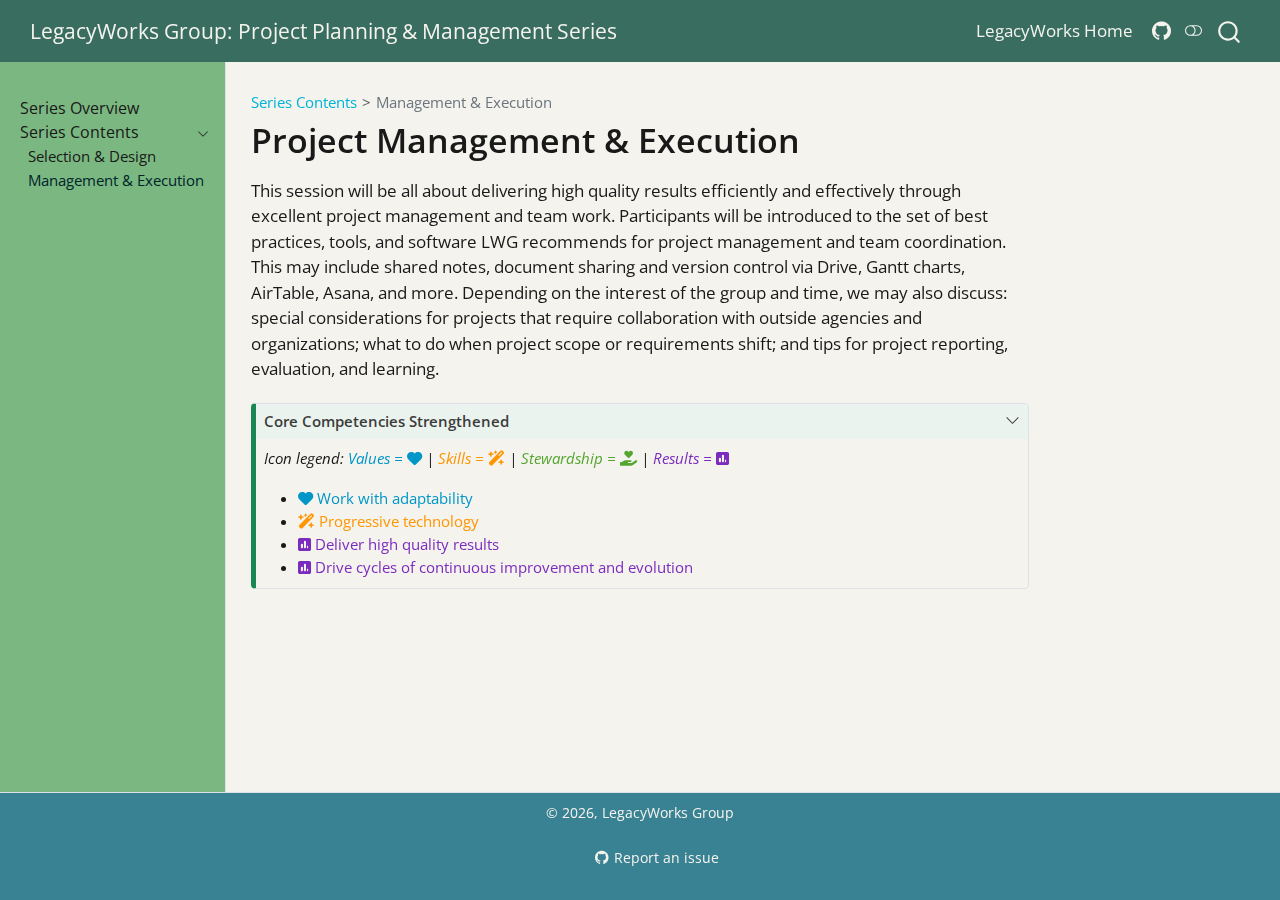
<file: content/project-execution.html>
<!DOCTYPE html>
<html xmlns="http://www.w3.org/1999/xhtml" lang="en" xml:lang="en"><head>

<meta charset="utf-8">
<meta name="generator" content="quarto-1.8.27">

<meta name="viewport" content="width=device-width, initial-scale=1.0, user-scalable=yes">


<title>Project Management &amp; Execution – LegacyWorks Group: Project Planning &amp; Management Series</title>
<style>
code{white-space: pre-wrap;}
span.smallcaps{font-variant: small-caps;}
div.columns{display: flex; gap: min(4vw, 1.5em);}
div.column{flex: auto; overflow-x: auto;}
div.hanging-indent{margin-left: 1.5em; text-indent: -1.5em;}
ul.task-list{list-style: none;}
ul.task-list li input[type="checkbox"] {
  width: 0.8em;
  margin: 0 0.8em 0.2em -1em; /* quarto-specific, see https://github.com/quarto-dev/quarto-cli/issues/4556 */ 
  vertical-align: middle;
}
</style>


<script src="../site_libs/quarto-nav/quarto-nav.js"></script>
<script src="../site_libs/quarto-nav/headroom.min.js"></script>
<script src="../site_libs/clipboard/clipboard.min.js"></script>
<script src="../site_libs/quarto-search/autocomplete.umd.js"></script>
<script src="../site_libs/quarto-search/fuse.min.js"></script>
<script src="../site_libs/quarto-search/quarto-search.js"></script>
<meta name="quarto:offset" content="../">
<link href="../content/images/logo_lwg-circle.png" rel="icon" type="image/png">
<script src="../site_libs/quarto-html/quarto.js" type="module"></script>
<script src="../site_libs/quarto-html/tabsets/tabsets.js" type="module"></script>
<script src="../site_libs/quarto-html/axe/axe-check.js" type="module"></script>
<script src="../site_libs/quarto-html/popper.min.js"></script>
<script src="../site_libs/quarto-html/tippy.umd.min.js"></script>
<script src="../site_libs/quarto-html/anchor.min.js"></script>
<link href="../site_libs/quarto-html/tippy.css" rel="stylesheet">
<link href="../site_libs/quarto-html/quarto-syntax-highlighting-ed96de9b727972fe78a7b5d16c58bf87.css" rel="stylesheet" class="quarto-color-scheme" id="quarto-text-highlighting-styles">
<link href="../site_libs/quarto-html/quarto-syntax-highlighting-dark-4d9afe2b8d18ee9fa5d0d57b5ed4214d.css" rel="stylesheet" class="quarto-color-scheme quarto-color-alternate" id="quarto-text-highlighting-styles">
<link href="../site_libs/quarto-html/quarto-syntax-highlighting-ed96de9b727972fe78a7b5d16c58bf87.css" rel="stylesheet" class="quarto-color-scheme-extra" id="quarto-text-highlighting-styles">
<script src="../site_libs/bootstrap/bootstrap.min.js"></script>
<link href="../site_libs/bootstrap/bootstrap-icons.css" rel="stylesheet">
<link href="../site_libs/bootstrap/bootstrap-6eb5f22a277a501bca7edeb905fa9801.min.css" rel="stylesheet" append-hash="true" class="quarto-color-scheme" id="quarto-bootstrap" data-mode="light">
<link href="../site_libs/bootstrap/bootstrap-dark-3c1926e326ece6e09d76903ce28e0daa.min.css" rel="stylesheet" append-hash="true" class="quarto-color-scheme quarto-color-alternate" id="quarto-bootstrap" data-mode="dark">
<link href="../site_libs/bootstrap/bootstrap-6eb5f22a277a501bca7edeb905fa9801.min.css" rel="stylesheet" append-hash="true" class="quarto-color-scheme-extra" id="quarto-bootstrap" data-mode="light">
<link href="../site_libs/quarto-contrib/fontawesome6-6.7.2/all.min.css" rel="stylesheet">
<link href="../site_libs/quarto-contrib/fontawesome6-6.7.2/latex-fontsize.css" rel="stylesheet">
<script id="quarto-search-options" type="application/json">{
  "location": "navbar",
  "copy-button": false,
  "collapse-after": 3,
  "panel-placement": "end",
  "type": "overlay",
  "limit": 50,
  "keyboard-shortcut": [
    "f",
    "/",
    "s"
  ],
  "show-item-context": false,
  "language": {
    "search-no-results-text": "No results",
    "search-matching-documents-text": "matching documents",
    "search-copy-link-title": "Copy link to search",
    "search-hide-matches-text": "Hide additional matches",
    "search-more-match-text": "more match in this document",
    "search-more-matches-text": "more matches in this document",
    "search-clear-button-title": "Clear",
    "search-text-placeholder": "",
    "search-detached-cancel-button-title": "Cancel",
    "search-submit-button-title": "Submit",
    "search-label": "Search"
  }
}</script>


</head>

<body class="nav-sidebar docked nav-fixed quarto-light"><script id="quarto-html-before-body" type="application/javascript">
    const toggleBodyColorMode = (bsSheetEl) => {
      const mode = bsSheetEl.getAttribute("data-mode");
      const bodyEl = window.document.querySelector("body");
      if (mode === "dark") {
        bodyEl.classList.add("quarto-dark");
        bodyEl.classList.remove("quarto-light");
      } else {
        bodyEl.classList.add("quarto-light");
        bodyEl.classList.remove("quarto-dark");
      }
    }
    const toggleBodyColorPrimary = () => {
      const bsSheetEl = window.document.querySelector("link#quarto-bootstrap:not([rel=disabled-stylesheet])");
      if (bsSheetEl) {
        toggleBodyColorMode(bsSheetEl);
      }
    }
    const setColorSchemeToggle = (alternate) => {
      const toggles = window.document.querySelectorAll('.quarto-color-scheme-toggle');
      for (let i=0; i < toggles.length; i++) {
        const toggle = toggles[i];
        if (toggle) {
          if (alternate) {
            toggle.classList.add("alternate");
          } else {
            toggle.classList.remove("alternate");
          }
        }
      }
    };
    const toggleColorMode = (alternate) => {
      // Switch the stylesheets
      const primaryStylesheets = window.document.querySelectorAll('link.quarto-color-scheme:not(.quarto-color-alternate)');
      const alternateStylesheets = window.document.querySelectorAll('link.quarto-color-scheme.quarto-color-alternate');
      manageTransitions('#quarto-margin-sidebar .nav-link', false);
      if (alternate) {
        // note: dark is layered on light, we don't disable primary!
        enableStylesheet(alternateStylesheets);
        for (const sheetNode of alternateStylesheets) {
          if (sheetNode.id === "quarto-bootstrap") {
            toggleBodyColorMode(sheetNode);
          }
        }
      } else {
        disableStylesheet(alternateStylesheets);
        enableStylesheet(primaryStylesheets)
        toggleBodyColorPrimary();
      }
      manageTransitions('#quarto-margin-sidebar .nav-link', true);
      // Switch the toggles
      setColorSchemeToggle(alternate)
      // Hack to workaround the fact that safari doesn't
      // properly recolor the scrollbar when toggling (#1455)
      if (navigator.userAgent.indexOf('Safari') > 0 && navigator.userAgent.indexOf('Chrome') == -1) {
        manageTransitions("body", false);
        window.scrollTo(0, 1);
        setTimeout(() => {
          window.scrollTo(0, 0);
          manageTransitions("body", true);
        }, 40);
      }
    }
    const disableStylesheet = (stylesheets) => {
      for (let i=0; i < stylesheets.length; i++) {
        const stylesheet = stylesheets[i];
        stylesheet.rel = 'disabled-stylesheet';
      }
    }
    const enableStylesheet = (stylesheets) => {
      for (let i=0; i < stylesheets.length; i++) {
        const stylesheet = stylesheets[i];
        if(stylesheet.rel !== 'stylesheet') { // for Chrome, which will still FOUC without this check
          stylesheet.rel = 'stylesheet';
        }
      }
    }
    const manageTransitions = (selector, allowTransitions) => {
      const els = window.document.querySelectorAll(selector);
      for (let i=0; i < els.length; i++) {
        const el = els[i];
        if (allowTransitions) {
          el.classList.remove('notransition');
        } else {
          el.classList.add('notransition');
        }
      }
    }
    const isFileUrl = () => {
      return window.location.protocol === 'file:';
    }
    const hasAlternateSentinel = () => {
      let styleSentinel = getColorSchemeSentinel();
      if (styleSentinel !== null) {
        return styleSentinel === "alternate";
      } else {
        return false;
      }
    }
    const setStyleSentinel = (alternate) => {
      const value = alternate ? "alternate" : "default";
      if (!isFileUrl()) {
        window.localStorage.setItem("quarto-color-scheme", value);
      } else {
        localAlternateSentinel = value;
      }
    }
    const getColorSchemeSentinel = () => {
      if (!isFileUrl()) {
        const storageValue = window.localStorage.getItem("quarto-color-scheme");
        return storageValue != null ? storageValue : localAlternateSentinel;
      } else {
        return localAlternateSentinel;
      }
    }
    const toggleGiscusIfUsed = (isAlternate, darkModeDefault) => {
      const baseTheme = document.querySelector('#giscus-base-theme')?.value ?? 'light';
      const alternateTheme = document.querySelector('#giscus-alt-theme')?.value ?? 'dark';
      let newTheme = '';
      if(authorPrefersDark) {
        newTheme = isAlternate ? baseTheme : alternateTheme;
      } else {
        newTheme = isAlternate ? alternateTheme : baseTheme;
      }
      const changeGiscusTheme = () => {
        // From: https://github.com/giscus/giscus/issues/336
        const sendMessage = (message) => {
          const iframe = document.querySelector('iframe.giscus-frame');
          if (!iframe) return;
          iframe.contentWindow.postMessage({ giscus: message }, 'https://giscus.app');
        }
        sendMessage({
          setConfig: {
            theme: newTheme
          }
        });
      }
      const isGiscussLoaded = window.document.querySelector('iframe.giscus-frame') !== null;
      if (isGiscussLoaded) {
        changeGiscusTheme();
      }
    };
    const authorPrefersDark = false;
    const darkModeDefault = authorPrefersDark;
      document.querySelector('link#quarto-text-highlighting-styles.quarto-color-scheme-extra').rel = 'disabled-stylesheet';
      document.querySelector('link#quarto-bootstrap.quarto-color-scheme-extra').rel = 'disabled-stylesheet';
    let localAlternateSentinel = darkModeDefault ? 'alternate' : 'default';
    // Dark / light mode switch
    window.quartoToggleColorScheme = () => {
      // Read the current dark / light value
      let toAlternate = !hasAlternateSentinel();
      toggleColorMode(toAlternate);
      setStyleSentinel(toAlternate);
      toggleGiscusIfUsed(toAlternate, darkModeDefault);
      window.dispatchEvent(new Event('resize'));
    };
    // Switch to dark mode if need be
    if (hasAlternateSentinel()) {
      toggleColorMode(true);
    } else {
      toggleColorMode(false);
    }
  </script>

<div id="quarto-search-results"></div>
  <header id="quarto-header" class="headroom fixed-top">
    <nav class="navbar navbar-expand-lg " data-bs-theme="dark">
      <div class="navbar-container container-fluid">
      <div class="navbar-brand-container mx-auto">
    <a class="navbar-brand" href="../index.html">
    <span class="navbar-title">LegacyWorks Group: Project Planning &amp; Management Series</span>
    </a>
  </div>
            <div id="quarto-search" class="" title="Search"></div>
          <button class="navbar-toggler" type="button" data-bs-toggle="collapse" data-bs-target="#navbarCollapse" aria-controls="navbarCollapse" role="menu" aria-expanded="false" aria-label="Toggle navigation" onclick="if (window.quartoToggleHeadroom) { window.quartoToggleHeadroom(); }">
  <span class="navbar-toggler-icon"></span>
</button>
          <div class="collapse navbar-collapse" id="navbarCollapse">
            <ul class="navbar-nav navbar-nav-scroll ms-auto">
  <li class="nav-item">
    <a class="nav-link" href="https://legacyworksgroup.com/"> 
<span class="menu-text">LegacyWorks Home</span></a>
  </li>  
  <li class="nav-item compact">
    <a class="nav-link" href="https://github.com/LegacyWorksGroup/proj-planning-mgt"> <i class="bi bi-github" role="img">
</i> 
<span class="menu-text"></span></a>
  </li>  
</ul>
          </div> <!-- /navcollapse -->
            <div class="quarto-navbar-tools">
  <a href="" class="quarto-color-scheme-toggle quarto-navigation-tool  px-1" onclick="window.quartoToggleColorScheme(); return false;" title="Toggle dark mode"><i class="bi"></i></a>
</div>
      </div> <!-- /container-fluid -->
    </nav>
  <nav class="quarto-secondary-nav">
    <div class="container-fluid d-flex">
      <button type="button" class="quarto-btn-toggle btn" data-bs-toggle="collapse" role="button" data-bs-target=".quarto-sidebar-collapse-item" aria-controls="quarto-sidebar" aria-expanded="false" aria-label="Toggle sidebar navigation" onclick="if (window.quartoToggleHeadroom) { window.quartoToggleHeadroom(); }">
        <i class="bi bi-layout-text-sidebar-reverse"></i>
      </button>
        <nav class="quarto-page-breadcrumbs" aria-label="breadcrumb"><ol class="breadcrumb"><li class="breadcrumb-item"><a href="../content/project-design.html">Series Contents</a></li><li class="breadcrumb-item"><a href="../content/project-execution.html">Management &amp; Execution</a></li></ol></nav>
        <a class="flex-grow-1" role="navigation" data-bs-toggle="collapse" data-bs-target=".quarto-sidebar-collapse-item" aria-controls="quarto-sidebar" aria-expanded="false" aria-label="Toggle sidebar navigation" onclick="if (window.quartoToggleHeadroom) { window.quartoToggleHeadroom(); }">      
        </a>
    </div>
  </nav>
</header>
<!-- content -->
<div id="quarto-content" class="quarto-container page-columns page-rows-contents page-layout-article page-navbar">
<!-- sidebar -->
  <nav id="quarto-sidebar" class="sidebar collapse collapse-horizontal quarto-sidebar-collapse-item sidebar-navigation docked overflow-auto">
    <div class="sidebar-menu-container"> 
    <ul class="list-unstyled mt-1">
        <li class="sidebar-item">
  <div class="sidebar-item-container"> 
  <a href="../index.html" class="sidebar-item-text sidebar-link">
 <span class="menu-text">Series Overview</span></a>
  </div>
</li>
        <li class="sidebar-item sidebar-item-section">
      <div class="sidebar-item-container"> 
            <a class="sidebar-item-text sidebar-link text-start" data-bs-toggle="collapse" data-bs-target="#quarto-sidebar-section-1" role="navigation" aria-expanded="true">
 <span class="menu-text">Series Contents</span></a>
          <a class="sidebar-item-toggle text-start" data-bs-toggle="collapse" data-bs-target="#quarto-sidebar-section-1" role="navigation" aria-expanded="true" aria-label="Toggle section">
            <i class="bi bi-chevron-right ms-2"></i>
          </a> 
      </div>
      <ul id="quarto-sidebar-section-1" class="collapse list-unstyled sidebar-section depth1 show">  
          <li class="sidebar-item">
  <div class="sidebar-item-container"> 
  <a href="../content/project-design.html" class="sidebar-item-text sidebar-link">
 <span class="menu-text">Selection &amp; Design</span></a>
  </div>
</li>
          <li class="sidebar-item">
  <div class="sidebar-item-container"> 
  <a href="../content/project-execution.html" class="sidebar-item-text sidebar-link active">
 <span class="menu-text">Management &amp; Execution</span></a>
  </div>
</li>
      </ul>
  </li>
    </ul>
    </div>
</nav>
<div id="quarto-sidebar-glass" class="quarto-sidebar-collapse-item" data-bs-toggle="collapse" data-bs-target=".quarto-sidebar-collapse-item"></div>
<!-- margin-sidebar -->
    <div id="quarto-margin-sidebar" class="sidebar margin-sidebar zindex-bottom">
        
    </div>
<!-- main -->
<main class="content" id="quarto-document-content">


<header id="title-block-header" class="quarto-title-block default"><nav class="quarto-page-breadcrumbs quarto-title-breadcrumbs d-none d-lg-block" aria-label="breadcrumb"><ol class="breadcrumb"><li class="breadcrumb-item"><a href="../content/project-design.html">Series Contents</a></li><li class="breadcrumb-item"><a href="../content/project-execution.html">Management &amp; Execution</a></li></ol></nav>
<div class="quarto-title">
<h1 class="title">Project Management &amp; Execution</h1>
</div>



<div class="quarto-title-meta">

    
  
    
  </div>
  


</header>


<p>This session will be all about delivering high quality results efficiently and effectively through excellent project management and team work. Participants will be introduced to the set of best practices, tools, and software LWG recommends for project management and team coordination. This may include shared notes, document sharing and version control via Drive, Gantt charts, AirTable, Asana, and more. Depending on the interest of the group and time, we may also discuss: special considerations for projects that require collaboration with outside agencies and organizations; what to do when project scope or requirements shift; and tips for project reporting, evaluation, and learning.</p>
<div class="callout callout-style-default callout-tip no-icon callout-titled">
<div class="callout-header d-flex align-content-center" data-bs-toggle="collapse" data-bs-target=".callout-1-contents" aria-controls="callout-1" aria-expanded="true" aria-label="Toggle callout">
<div class="callout-icon-container">
<i class="callout-icon no-icon"></i>
</div>
<div class="callout-title-container flex-fill">
<span class="screen-reader-only">Tip</span>Core Competencies Strengthened
</div>
<div class="callout-btn-toggle d-inline-block border-0 py-1 ps-1 pe-0 float-end"><i class="callout-toggle"></i></div>
</div>
<div id="callout-1" class="callout-1-contents callout-collapse collapse show">
<div class="callout-body-container callout-body">
<p><em>Icon legend: <span class="cc-value">Values = <i class="fa-solid fa-heart" aria-label="heart"></i></span> | <span class="cc-skill">Skills = <i class="fa-solid fa-wand-magic-sparkles" aria-label="wand-magic-sparkles"></i></span> | <span class="cc-steward">Stewardship = <i class="fa-solid fa-hand-holding-heart" aria-label="hand-holding-heart"></i></span> | <span class="cc-result">Results = <i class="fa-solid fa-square-poll-vertical" aria-label="square-poll-vertical"></i></span></em></p>
<ul>
<li><span class="cc-value"><i class="fa-solid fa-heart" aria-label="heart"></i> Work with adaptability</span></li>
<li><span class="cc-skill"><i class="fa-solid fa-wand-magic-sparkles" aria-label="wand-magic-sparkles"></i> Progressive technology</span></li>
<li><span class="cc-result"><i class="fa-solid fa-square-poll-vertical" aria-label="square-poll-vertical"></i> Deliver high quality results</span></li>
<li><span class="cc-result"><i class="fa-solid fa-square-poll-vertical" aria-label="square-poll-vertical"></i> Drive cycles of continuous improvement and evolution</span></li>
</ul>
</div>
</div>
</div>



</main> <!-- /main -->
<script id="quarto-html-after-body" type="application/javascript">
  window.document.addEventListener("DOMContentLoaded", function (event) {
    // Ensure there is a toggle, if there isn't float one in the top right
    if (window.document.querySelector('.quarto-color-scheme-toggle') === null) {
      const a = window.document.createElement('a');
      a.classList.add('top-right');
      a.classList.add('quarto-color-scheme-toggle');
      a.href = "";
      a.onclick = function() { try { window.quartoToggleColorScheme(); } catch {} return false; };
      const i = window.document.createElement("i");
      i.classList.add('bi');
      a.appendChild(i);
      window.document.body.appendChild(a);
    }
    setColorSchemeToggle(hasAlternateSentinel())
    const icon = "";
    const anchorJS = new window.AnchorJS();
    anchorJS.options = {
      placement: 'right',
      icon: icon
    };
    anchorJS.add('.anchored');
    const isCodeAnnotation = (el) => {
      for (const clz of el.classList) {
        if (clz.startsWith('code-annotation-')) {                     
          return true;
        }
      }
      return false;
    }
    const onCopySuccess = function(e) {
      // button target
      const button = e.trigger;
      // don't keep focus
      button.blur();
      // flash "checked"
      button.classList.add('code-copy-button-checked');
      var currentTitle = button.getAttribute("title");
      button.setAttribute("title", "Copied!");
      let tooltip;
      if (window.bootstrap) {
        button.setAttribute("data-bs-toggle", "tooltip");
        button.setAttribute("data-bs-placement", "left");
        button.setAttribute("data-bs-title", "Copied!");
        tooltip = new bootstrap.Tooltip(button, 
          { trigger: "manual", 
            customClass: "code-copy-button-tooltip",
            offset: [0, -8]});
        tooltip.show();    
      }
      setTimeout(function() {
        if (tooltip) {
          tooltip.hide();
          button.removeAttribute("data-bs-title");
          button.removeAttribute("data-bs-toggle");
          button.removeAttribute("data-bs-placement");
        }
        button.setAttribute("title", currentTitle);
        button.classList.remove('code-copy-button-checked');
      }, 1000);
      // clear code selection
      e.clearSelection();
    }
    const getTextToCopy = function(trigger) {
      const outerScaffold = trigger.parentElement.cloneNode(true);
      const codeEl = outerScaffold.querySelector('code');
      for (const childEl of codeEl.children) {
        if (isCodeAnnotation(childEl)) {
          childEl.remove();
        }
      }
      return codeEl.innerText;
    }
    const clipboard = new window.ClipboardJS('.code-copy-button:not([data-in-quarto-modal])', {
      text: getTextToCopy
    });
    clipboard.on('success', onCopySuccess);
    if (window.document.getElementById('quarto-embedded-source-code-modal')) {
      const clipboardModal = new window.ClipboardJS('.code-copy-button[data-in-quarto-modal]', {
        text: getTextToCopy,
        container: window.document.getElementById('quarto-embedded-source-code-modal')
      });
      clipboardModal.on('success', onCopySuccess);
    }
      var localhostRegex = new RegExp(/^(?:http|https):\/\/localhost\:?[0-9]*\//);
      var mailtoRegex = new RegExp(/^mailto:/);
        var filterRegex = new RegExp("https:\/\/LegacyWorksGroup\.github\.io\/proj-planning-mgt\/");
      var isInternal = (href) => {
          return filterRegex.test(href) || localhostRegex.test(href) || mailtoRegex.test(href);
      }
      // Inspect non-navigation links and adorn them if external
     var links = window.document.querySelectorAll('a[href]:not(.nav-link):not(.navbar-brand):not(.toc-action):not(.sidebar-link):not(.sidebar-item-toggle):not(.pagination-link):not(.no-external):not([aria-hidden]):not(.dropdown-item):not(.quarto-navigation-tool):not(.about-link)');
      for (var i=0; i<links.length; i++) {
        const link = links[i];
        if (!isInternal(link.href)) {
          // undo the damage that might have been done by quarto-nav.js in the case of
          // links that we want to consider external
          if (link.dataset.originalHref !== undefined) {
            link.href = link.dataset.originalHref;
          }
            // target, if specified
            link.setAttribute("target", "_blank");
            if (link.getAttribute("rel") === null) {
              link.setAttribute("rel", "noopener");
            }
        }
      }
    function tippyHover(el, contentFn, onTriggerFn, onUntriggerFn) {
      const config = {
        allowHTML: true,
        maxWidth: 500,
        delay: 100,
        arrow: false,
        appendTo: function(el) {
            return el.parentElement;
        },
        interactive: true,
        interactiveBorder: 10,
        theme: 'quarto',
        placement: 'bottom-start',
      };
      if (contentFn) {
        config.content = contentFn;
      }
      if (onTriggerFn) {
        config.onTrigger = onTriggerFn;
      }
      if (onUntriggerFn) {
        config.onUntrigger = onUntriggerFn;
      }
      window.tippy(el, config); 
    }
    const noterefs = window.document.querySelectorAll('a[role="doc-noteref"]');
    for (var i=0; i<noterefs.length; i++) {
      const ref = noterefs[i];
      tippyHover(ref, function() {
        // use id or data attribute instead here
        let href = ref.getAttribute('data-footnote-href') || ref.getAttribute('href');
        try { href = new URL(href).hash; } catch {}
        const id = href.replace(/^#\/?/, "");
        const note = window.document.getElementById(id);
        if (note) {
          return note.innerHTML;
        } else {
          return "";
        }
      });
    }
    const xrefs = window.document.querySelectorAll('a.quarto-xref');
    const processXRef = (id, note) => {
      // Strip column container classes
      const stripColumnClz = (el) => {
        el.classList.remove("page-full", "page-columns");
        if (el.children) {
          for (const child of el.children) {
            stripColumnClz(child);
          }
        }
      }
      stripColumnClz(note)
      if (id === null || id.startsWith('sec-')) {
        // Special case sections, only their first couple elements
        const container = document.createElement("div");
        if (note.children && note.children.length > 2) {
          container.appendChild(note.children[0].cloneNode(true));
          for (let i = 1; i < note.children.length; i++) {
            const child = note.children[i];
            if (child.tagName === "P" && child.innerText === "") {
              continue;
            } else {
              container.appendChild(child.cloneNode(true));
              break;
            }
          }
          if (window.Quarto?.typesetMath) {
            window.Quarto.typesetMath(container);
          }
          return container.innerHTML
        } else {
          if (window.Quarto?.typesetMath) {
            window.Quarto.typesetMath(note);
          }
          return note.innerHTML;
        }
      } else {
        // Remove any anchor links if they are present
        const anchorLink = note.querySelector('a.anchorjs-link');
        if (anchorLink) {
          anchorLink.remove();
        }
        if (window.Quarto?.typesetMath) {
          window.Quarto.typesetMath(note);
        }
        if (note.classList.contains("callout")) {
          return note.outerHTML;
        } else {
          return note.innerHTML;
        }
      }
    }
    for (var i=0; i<xrefs.length; i++) {
      const xref = xrefs[i];
      tippyHover(xref, undefined, function(instance) {
        instance.disable();
        let url = xref.getAttribute('href');
        let hash = undefined; 
        if (url.startsWith('#')) {
          hash = url;
        } else {
          try { hash = new URL(url).hash; } catch {}
        }
        if (hash) {
          const id = hash.replace(/^#\/?/, "");
          const note = window.document.getElementById(id);
          if (note !== null) {
            try {
              const html = processXRef(id, note.cloneNode(true));
              instance.setContent(html);
            } finally {
              instance.enable();
              instance.show();
            }
          } else {
            // See if we can fetch this
            fetch(url.split('#')[0])
            .then(res => res.text())
            .then(html => {
              const parser = new DOMParser();
              const htmlDoc = parser.parseFromString(html, "text/html");
              const note = htmlDoc.getElementById(id);
              if (note !== null) {
                const html = processXRef(id, note);
                instance.setContent(html);
              } 
            }).finally(() => {
              instance.enable();
              instance.show();
            });
          }
        } else {
          // See if we can fetch a full url (with no hash to target)
          // This is a special case and we should probably do some content thinning / targeting
          fetch(url)
          .then(res => res.text())
          .then(html => {
            const parser = new DOMParser();
            const htmlDoc = parser.parseFromString(html, "text/html");
            const note = htmlDoc.querySelector('main.content');
            if (note !== null) {
              // This should only happen for chapter cross references
              // (since there is no id in the URL)
              // remove the first header
              if (note.children.length > 0 && note.children[0].tagName === "HEADER") {
                note.children[0].remove();
              }
              const html = processXRef(null, note);
              instance.setContent(html);
            } 
          }).finally(() => {
            instance.enable();
            instance.show();
          });
        }
      }, function(instance) {
      });
    }
        let selectedAnnoteEl;
        const selectorForAnnotation = ( cell, annotation) => {
          let cellAttr = 'data-code-cell="' + cell + '"';
          let lineAttr = 'data-code-annotation="' +  annotation + '"';
          const selector = 'span[' + cellAttr + '][' + lineAttr + ']';
          return selector;
        }
        const selectCodeLines = (annoteEl) => {
          const doc = window.document;
          const targetCell = annoteEl.getAttribute("data-target-cell");
          const targetAnnotation = annoteEl.getAttribute("data-target-annotation");
          const annoteSpan = window.document.querySelector(selectorForAnnotation(targetCell, targetAnnotation));
          const lines = annoteSpan.getAttribute("data-code-lines").split(",");
          const lineIds = lines.map((line) => {
            return targetCell + "-" + line;
          })
          let top = null;
          let height = null;
          let parent = null;
          if (lineIds.length > 0) {
              //compute the position of the single el (top and bottom and make a div)
              const el = window.document.getElementById(lineIds[0]);
              top = el.offsetTop;
              height = el.offsetHeight;
              parent = el.parentElement.parentElement;
            if (lineIds.length > 1) {
              const lastEl = window.document.getElementById(lineIds[lineIds.length - 1]);
              const bottom = lastEl.offsetTop + lastEl.offsetHeight;
              height = bottom - top;
            }
            if (top !== null && height !== null && parent !== null) {
              // cook up a div (if necessary) and position it 
              let div = window.document.getElementById("code-annotation-line-highlight");
              if (div === null) {
                div = window.document.createElement("div");
                div.setAttribute("id", "code-annotation-line-highlight");
                div.style.position = 'absolute';
                parent.appendChild(div);
              }
              div.style.top = top - 2 + "px";
              div.style.height = height + 4 + "px";
              div.style.left = 0;
              let gutterDiv = window.document.getElementById("code-annotation-line-highlight-gutter");
              if (gutterDiv === null) {
                gutterDiv = window.document.createElement("div");
                gutterDiv.setAttribute("id", "code-annotation-line-highlight-gutter");
                gutterDiv.style.position = 'absolute';
                const codeCell = window.document.getElementById(targetCell);
                const gutter = codeCell.querySelector('.code-annotation-gutter');
                gutter.appendChild(gutterDiv);
              }
              gutterDiv.style.top = top - 2 + "px";
              gutterDiv.style.height = height + 4 + "px";
            }
            selectedAnnoteEl = annoteEl;
          }
        };
        const unselectCodeLines = () => {
          const elementsIds = ["code-annotation-line-highlight", "code-annotation-line-highlight-gutter"];
          elementsIds.forEach((elId) => {
            const div = window.document.getElementById(elId);
            if (div) {
              div.remove();
            }
          });
          selectedAnnoteEl = undefined;
        };
          // Handle positioning of the toggle
      window.addEventListener(
        "resize",
        throttle(() => {
          elRect = undefined;
          if (selectedAnnoteEl) {
            selectCodeLines(selectedAnnoteEl);
          }
        }, 10)
      );
      function throttle(fn, ms) {
      let throttle = false;
      let timer;
        return (...args) => {
          if(!throttle) { // first call gets through
              fn.apply(this, args);
              throttle = true;
          } else { // all the others get throttled
              if(timer) clearTimeout(timer); // cancel #2
              timer = setTimeout(() => {
                fn.apply(this, args);
                timer = throttle = false;
              }, ms);
          }
        };
      }
        // Attach click handler to the DT
        const annoteDls = window.document.querySelectorAll('dt[data-target-cell]');
        for (const annoteDlNode of annoteDls) {
          annoteDlNode.addEventListener('click', (event) => {
            const clickedEl = event.target;
            if (clickedEl !== selectedAnnoteEl) {
              unselectCodeLines();
              const activeEl = window.document.querySelector('dt[data-target-cell].code-annotation-active');
              if (activeEl) {
                activeEl.classList.remove('code-annotation-active');
              }
              selectCodeLines(clickedEl);
              clickedEl.classList.add('code-annotation-active');
            } else {
              // Unselect the line
              unselectCodeLines();
              clickedEl.classList.remove('code-annotation-active');
            }
          });
        }
    const findCites = (el) => {
      const parentEl = el.parentElement;
      if (parentEl) {
        const cites = parentEl.dataset.cites;
        if (cites) {
          return {
            el,
            cites: cites.split(' ')
          };
        } else {
          return findCites(el.parentElement)
        }
      } else {
        return undefined;
      }
    };
    var bibliorefs = window.document.querySelectorAll('a[role="doc-biblioref"]');
    for (var i=0; i<bibliorefs.length; i++) {
      const ref = bibliorefs[i];
      const citeInfo = findCites(ref);
      if (citeInfo) {
        tippyHover(citeInfo.el, function() {
          var popup = window.document.createElement('div');
          citeInfo.cites.forEach(function(cite) {
            var citeDiv = window.document.createElement('div');
            citeDiv.classList.add('hanging-indent');
            citeDiv.classList.add('csl-entry');
            var biblioDiv = window.document.getElementById('ref-' + cite);
            if (biblioDiv) {
              citeDiv.innerHTML = biblioDiv.innerHTML;
            }
            popup.appendChild(citeDiv);
          });
          return popup.innerHTML;
        });
      }
    }
  });
  </script>
</div> <!-- /content -->
<footer class="footer">
  <div class="nav-footer">
    <div class="nav-footer-left">
      &nbsp;
    </div>   
    <div class="nav-footer-center">
<p>© 2026, LegacyWorks Group</p>
<div class="toc-actions"><ul><li><a href="https://github.com/LegacyWorksGroup/proj-planning-mgt/issues/new" class="toc-action"><i class="bi bi-github"></i>Report an issue</a></li></ul></div></div>
    <div class="nav-footer-right">
      &nbsp;
    </div>
  </div>
</footer>




</body></html>
</file>
<file: site_libs/quarto-html/tippy.css>
.tippy-box[data-animation=fade][data-state=hidden]{opacity:0}[data-tippy-root]{max-width:calc(100vw - 10px)}.tippy-box{position:relative;background-color:#333;color:#fff;border-radius:4px;font-size:14px;line-height:1.4;white-space:normal;outline:0;transition-property:transform,visibility,opacity}.tippy-box[data-placement^=top]>.tippy-arrow{bottom:0}.tippy-box[data-placement^=top]>.tippy-arrow:before{bottom:-7px;left:0;border-width:8px 8px 0;border-top-color:initial;transform-origin:center top}.tippy-box[data-placement^=bottom]>.tippy-arrow{top:0}.tippy-box[data-placement^=bottom]>.tippy-arrow:before{top:-7px;left:0;border-width:0 8px 8px;border-bottom-color:initial;transform-origin:center bottom}.tippy-box[data-placement^=left]>.tippy-arrow{right:0}.tippy-box[data-placement^=left]>.tippy-arrow:before{border-width:8px 0 8px 8px;border-left-color:initial;right:-7px;transform-origin:center left}.tippy-box[data-placement^=right]>.tippy-arrow{left:0}.tippy-box[data-placement^=right]>.tippy-arrow:before{left:-7px;border-width:8px 8px 8px 0;border-right-color:initial;transform-origin:center right}.tippy-box[data-inertia][data-state=visible]{transition-timing-function:cubic-bezier(.54,1.5,.38,1.11)}.tippy-arrow{width:16px;height:16px;color:#333}.tippy-arrow:before{content:"";position:absolute;border-color:transparent;border-style:solid}.tippy-content{position:relative;padding:5px 9px;z-index:1}
</file>
<file: site_libs/quarto-html/quarto-syntax-highlighting-ed96de9b727972fe78a7b5d16c58bf87.css>
/* quarto syntax highlight colors */
:root {
  --quarto-hl-ot-color: #003B4F;
  --quarto-hl-at-color: #657422;
  --quarto-hl-ss-color: #20794D;
  --quarto-hl-an-color: #5E5E5E;
  --quarto-hl-fu-color: #4758AB;
  --quarto-hl-st-color: #20794D;
  --quarto-hl-cf-color: #003B4F;
  --quarto-hl-op-color: #5E5E5E;
  --quarto-hl-er-color: #AD0000;
  --quarto-hl-bn-color: #AD0000;
  --quarto-hl-al-color: #AD0000;
  --quarto-hl-va-color: #111111;
  --quarto-hl-bu-color: inherit;
  --quarto-hl-ex-color: inherit;
  --quarto-hl-pp-color: #AD0000;
  --quarto-hl-in-color: #5E5E5E;
  --quarto-hl-vs-color: #20794D;
  --quarto-hl-wa-color: #5E5E5E;
  --quarto-hl-do-color: #5E5E5E;
  --quarto-hl-im-color: #00769E;
  --quarto-hl-ch-color: #20794D;
  --quarto-hl-dt-color: #AD0000;
  --quarto-hl-fl-color: #AD0000;
  --quarto-hl-co-color: #5E5E5E;
  --quarto-hl-cv-color: #5E5E5E;
  --quarto-hl-cn-color: #8f5902;
  --quarto-hl-sc-color: #5E5E5E;
  --quarto-hl-dv-color: #AD0000;
  --quarto-hl-kw-color: #003B4F;
}

/* other quarto variables */
:root {
  --quarto-font-monospace: SFMono-Regular, Menlo, Monaco, Consolas, "Liberation Mono", "Courier New", monospace;
}

/* syntax highlight based on Pandoc's rules */
pre > code.sourceCode > span {
  color: #003B4F;
}

code.sourceCode > span {
  color: #003B4F;
}

div.sourceCode,
div.sourceCode pre.sourceCode {
  color: #003B4F;
}

/* Normal */
code span {
  color: #003B4F;
}

/* Alert */
code span.al {
  color: #AD0000;
  font-style: inherit;
}

/* Annotation */
code span.an {
  color: #5E5E5E;
  font-style: inherit;
}

/* Attribute */
code span.at {
  color: #657422;
  font-style: inherit;
}

/* BaseN */
code span.bn {
  color: #AD0000;
  font-style: inherit;
}

/* BuiltIn */
code span.bu {
  font-style: inherit;
}

/* ControlFlow */
code span.cf {
  color: #003B4F;
  font-weight: bold;
  font-style: inherit;
}

/* Char */
code span.ch {
  color: #20794D;
  font-style: inherit;
}

/* Constant */
code span.cn {
  color: #8f5902;
  font-style: inherit;
}

/* Comment */
code span.co {
  color: #5E5E5E;
  font-style: inherit;
}

/* CommentVar */
code span.cv {
  color: #5E5E5E;
  font-style: italic;
}

/* Documentation */
code span.do {
  color: #5E5E5E;
  font-style: italic;
}

/* DataType */
code span.dt {
  color: #AD0000;
  font-style: inherit;
}

/* DecVal */
code span.dv {
  color: #AD0000;
  font-style: inherit;
}

/* Error */
code span.er {
  color: #AD0000;
  font-style: inherit;
}

/* Extension */
code span.ex {
  font-style: inherit;
}

/* Float */
code span.fl {
  color: #AD0000;
  font-style: inherit;
}

/* Function */
code span.fu {
  color: #4758AB;
  font-style: inherit;
}

/* Import */
code span.im {
  color: #00769E;
  font-style: inherit;
}

/* Information */
code span.in {
  color: #5E5E5E;
  font-style: inherit;
}

/* Keyword */
code span.kw {
  color: #003B4F;
  font-weight: bold;
  font-style: inherit;
}

/* Operator */
code span.op {
  color: #5E5E5E;
  font-style: inherit;
}

/* Other */
code span.ot {
  color: #003B4F;
  font-style: inherit;
}

/* Preprocessor */
code span.pp {
  color: #AD0000;
  font-style: inherit;
}

/* SpecialChar */
code span.sc {
  color: #5E5E5E;
  font-style: inherit;
}

/* SpecialString */
code span.ss {
  color: #20794D;
  font-style: inherit;
}

/* String */
code span.st {
  color: #20794D;
  font-style: inherit;
}

/* Variable */
code span.va {
  color: #111111;
  font-style: inherit;
}

/* VerbatimString */
code span.vs {
  color: #20794D;
  font-style: inherit;
}

/* Warning */
code span.wa {
  color: #5E5E5E;
  font-style: italic;
}

.prevent-inlining {
  content: "</";
}

/*# sourceMappingURL=0920dd6d7437995b8cdf7429764427b1.css.map */
</file>
<file: site_libs/quarto-html/quarto-syntax-highlighting-dark-4d9afe2b8d18ee9fa5d0d57b5ed4214d.css>
/* quarto syntax highlight colors */
:root {
  --quarto-hl-al-color: #f07178;
  --quarto-hl-an-color: #d4d0ab;
  --quarto-hl-at-color: #00e0e0;
  --quarto-hl-bn-color: #d4d0ab;
  --quarto-hl-bu-color: #abe338;
  --quarto-hl-ch-color: #abe338;
  --quarto-hl-co-color: #f8f8f2;
  --quarto-hl-cv-color: #ffd700;
  --quarto-hl-cn-color: #ffd700;
  --quarto-hl-cf-color: #ffa07a;
  --quarto-hl-dt-color: #ffa07a;
  --quarto-hl-dv-color: #d4d0ab;
  --quarto-hl-do-color: #f8f8f2;
  --quarto-hl-er-color: #f07178;
  --quarto-hl-ex-color: #00e0e0;
  --quarto-hl-fl-color: #d4d0ab;
  --quarto-hl-fu-color: #ffa07a;
  --quarto-hl-im-color: #abe338;
  --quarto-hl-in-color: #d4d0ab;
  --quarto-hl-kw-color: #ffa07a;
  --quarto-hl-op-color: #ffa07a;
  --quarto-hl-ot-color: #00e0e0;
  --quarto-hl-pp-color: #dcc6e0;
  --quarto-hl-re-color: #00e0e0;
  --quarto-hl-sc-color: #abe338;
  --quarto-hl-ss-color: #abe338;
  --quarto-hl-st-color: #abe338;
  --quarto-hl-va-color: #00e0e0;
  --quarto-hl-vs-color: #abe338;
  --quarto-hl-wa-color: #dcc6e0;
}

/* other quarto variables */
:root {
  --quarto-font-monospace: SFMono-Regular, Menlo, Monaco, Consolas, "Liberation Mono", "Courier New", monospace;
}

/* syntax highlight based on Pandoc's rules */
pre > code.sourceCode > span {
  color: #f8f8f2;
}

code.sourceCode > span {
  color: #f8f8f2;
}

div.sourceCode,
div.sourceCode pre.sourceCode {
  color: #f8f8f2;
}

/* Normal */
code span {
  color: #f8f8f2;
}

/* Alert */
code span.al {
  color: #f07178;
}

/* Annotation */
code span.an {
  color: #d4d0ab;
}

/* Attribute */
code span.at {
  color: #00e0e0;
}

/* BaseN */
code span.bn {
  color: #d4d0ab;
}

/* BuiltIn */
code span.bu {
  color: #abe338;
}

/* ControlFlow */
code span.cf {
  font-weight: bold;
  color: #ffa07a;
}

/* Char */
code span.ch {
  color: #abe338;
}

/* Constant */
code span.cn {
  color: #ffd700;
}

/* Comment */
code span.co {
  font-style: italic;
  color: #f8f8f2;
}

/* CommentVar */
code span.cv {
  color: #ffd700;
}

/* Documentation */
code span.do {
  color: #f8f8f2;
}

/* DataType */
code span.dt {
  color: #ffa07a;
}

/* DecVal */
code span.dv {
  color: #d4d0ab;
}

/* Error */
code span.er {
  color: #f07178;
  text-decoration: underline;
}

/* Extension */
code span.ex {
  font-weight: bold;
  color: #00e0e0;
}

/* Float */
code span.fl {
  color: #d4d0ab;
}

/* Function */
code span.fu {
  color: #ffa07a;
}

/* Import */
code span.im {
  color: #abe338;
}

/* Information */
code span.in {
  color: #d4d0ab;
}

/* Keyword */
code span.kw {
  font-weight: bold;
  color: #ffa07a;
}

/* Operator */
code span.op {
  color: #ffa07a;
}

/* Other */
code span.ot {
  color: #00e0e0;
}

/* Preprocessor */
code span.pp {
  color: #dcc6e0;
}

/* RegionMarker */
code span.re {
  background-color: #f8f8f2;
  color: #00e0e0;
}

/* SpecialChar */
code span.sc {
  color: #abe338;
}

/* SpecialString */
code span.ss {
  color: #abe338;
}

/* String */
code span.st {
  color: #abe338;
}

/* Variable */
code span.va {
  color: #00e0e0;
}

/* VerbatimString */
code span.vs {
  color: #abe338;
}

/* Warning */
code span.wa {
  color: #dcc6e0;
}

.prevent-inlining {
  content: "</";
}

/*# sourceMappingURL=86edf53ecdff796acf02dbceed379426.css.map */
</file>
<file: site_libs/quarto-contrib/fontawesome6-6.7.2/latex-fontsize.css>
.fa-tiny {
  font-size: 0.5em;
}
.fa-scriptsize {
  font-size: 0.7em;
}
.fa-footnotesize {
  font-size: 0.8em;
}
.fa-small {
  font-size: 0.9em;
}
.fa-normalsize {
  font-size: 1em;
}
.fa-large {
  font-size: 1.2em;
}
.fa-Large {
  font-size: 1.5em;
}
.fa-LARGE {
  font-size: 1.75em;
}
.fa-huge {
  font-size: 2em;
}
.fa-Huge {
  font-size: 2.5em;
}
</file>
